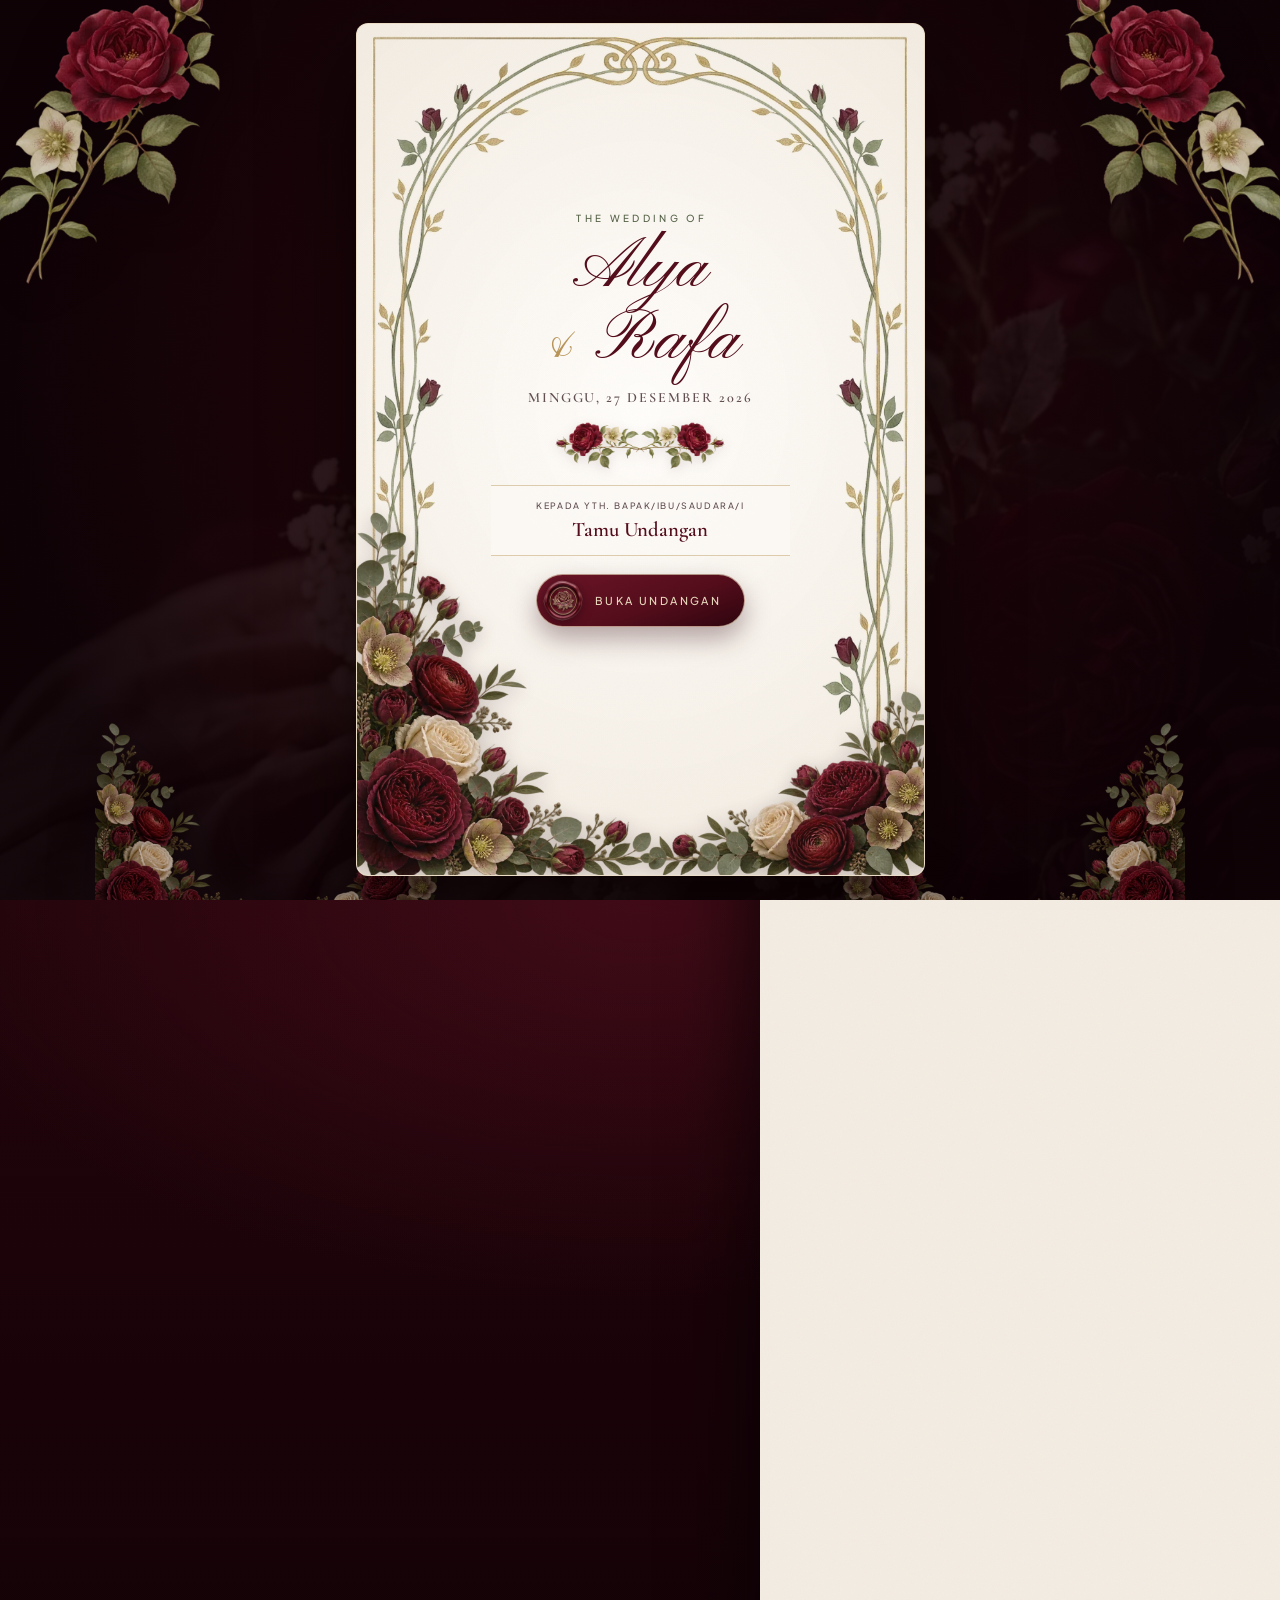
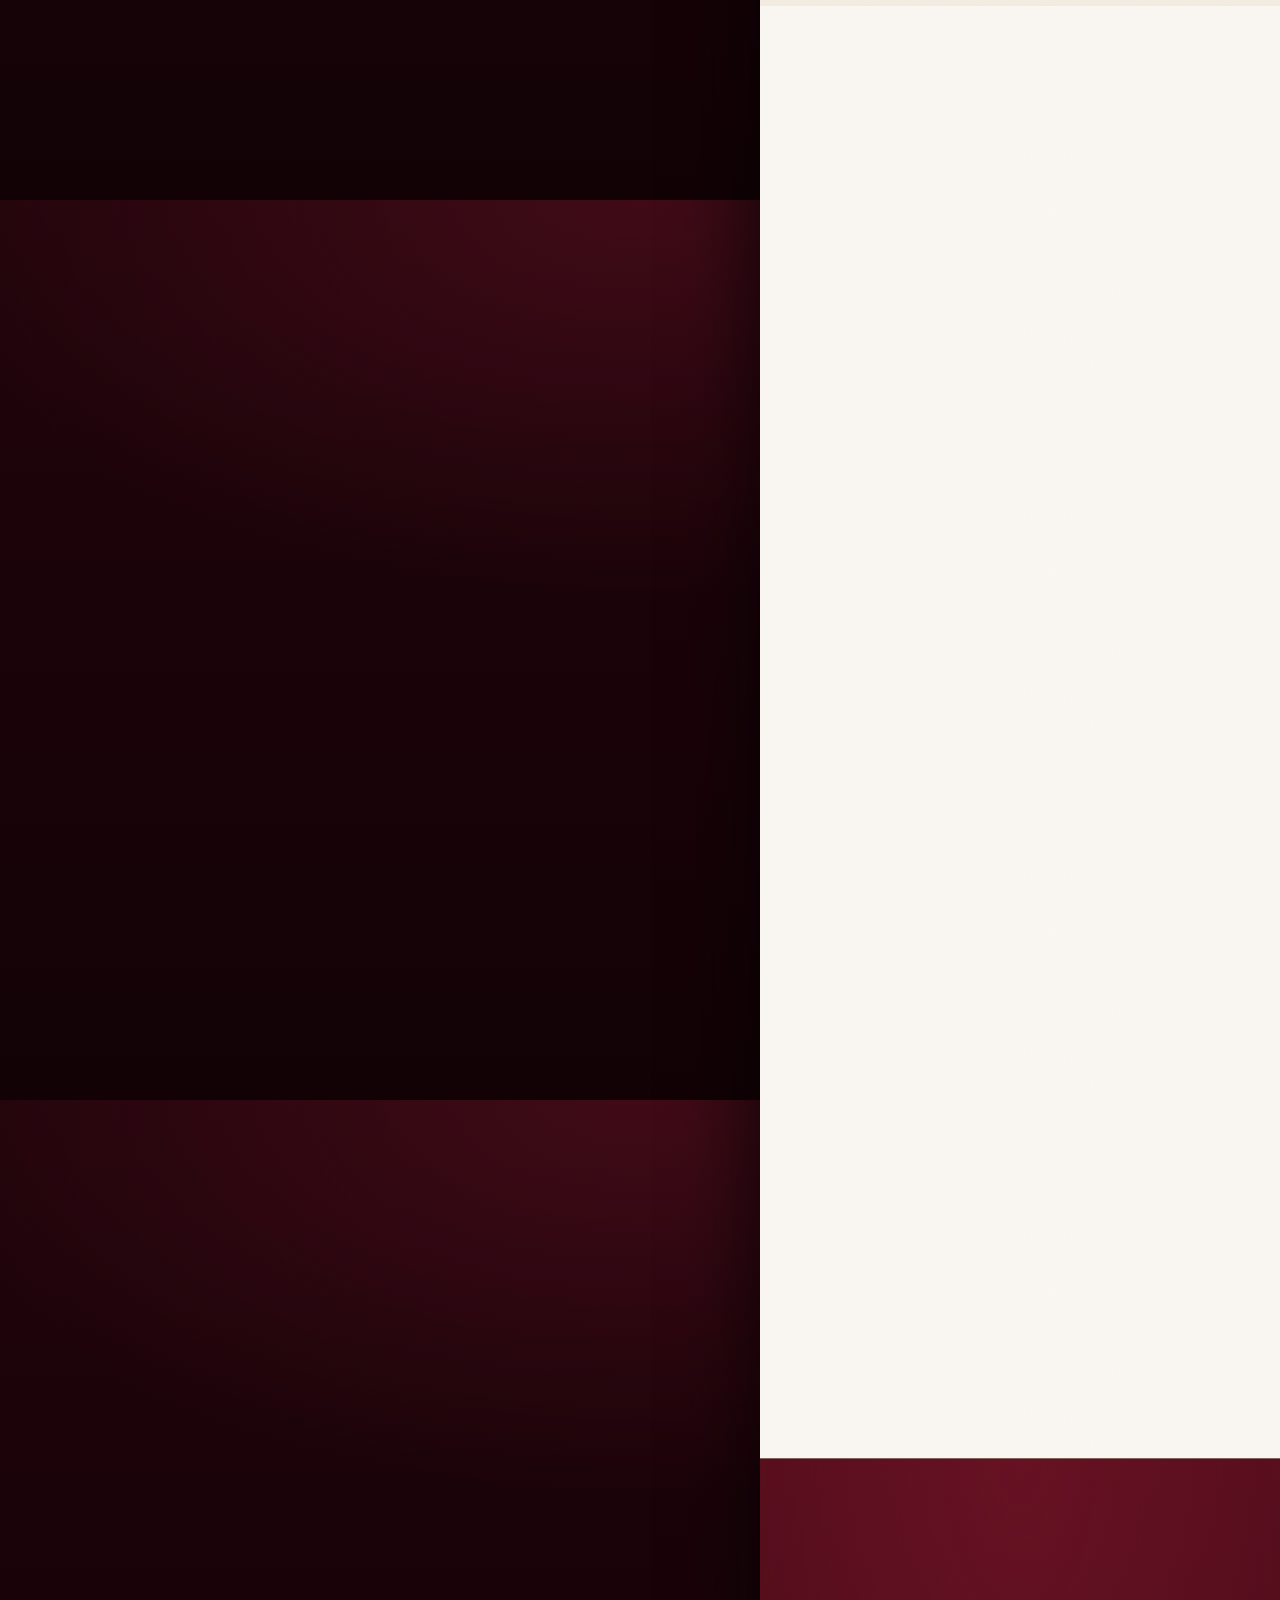
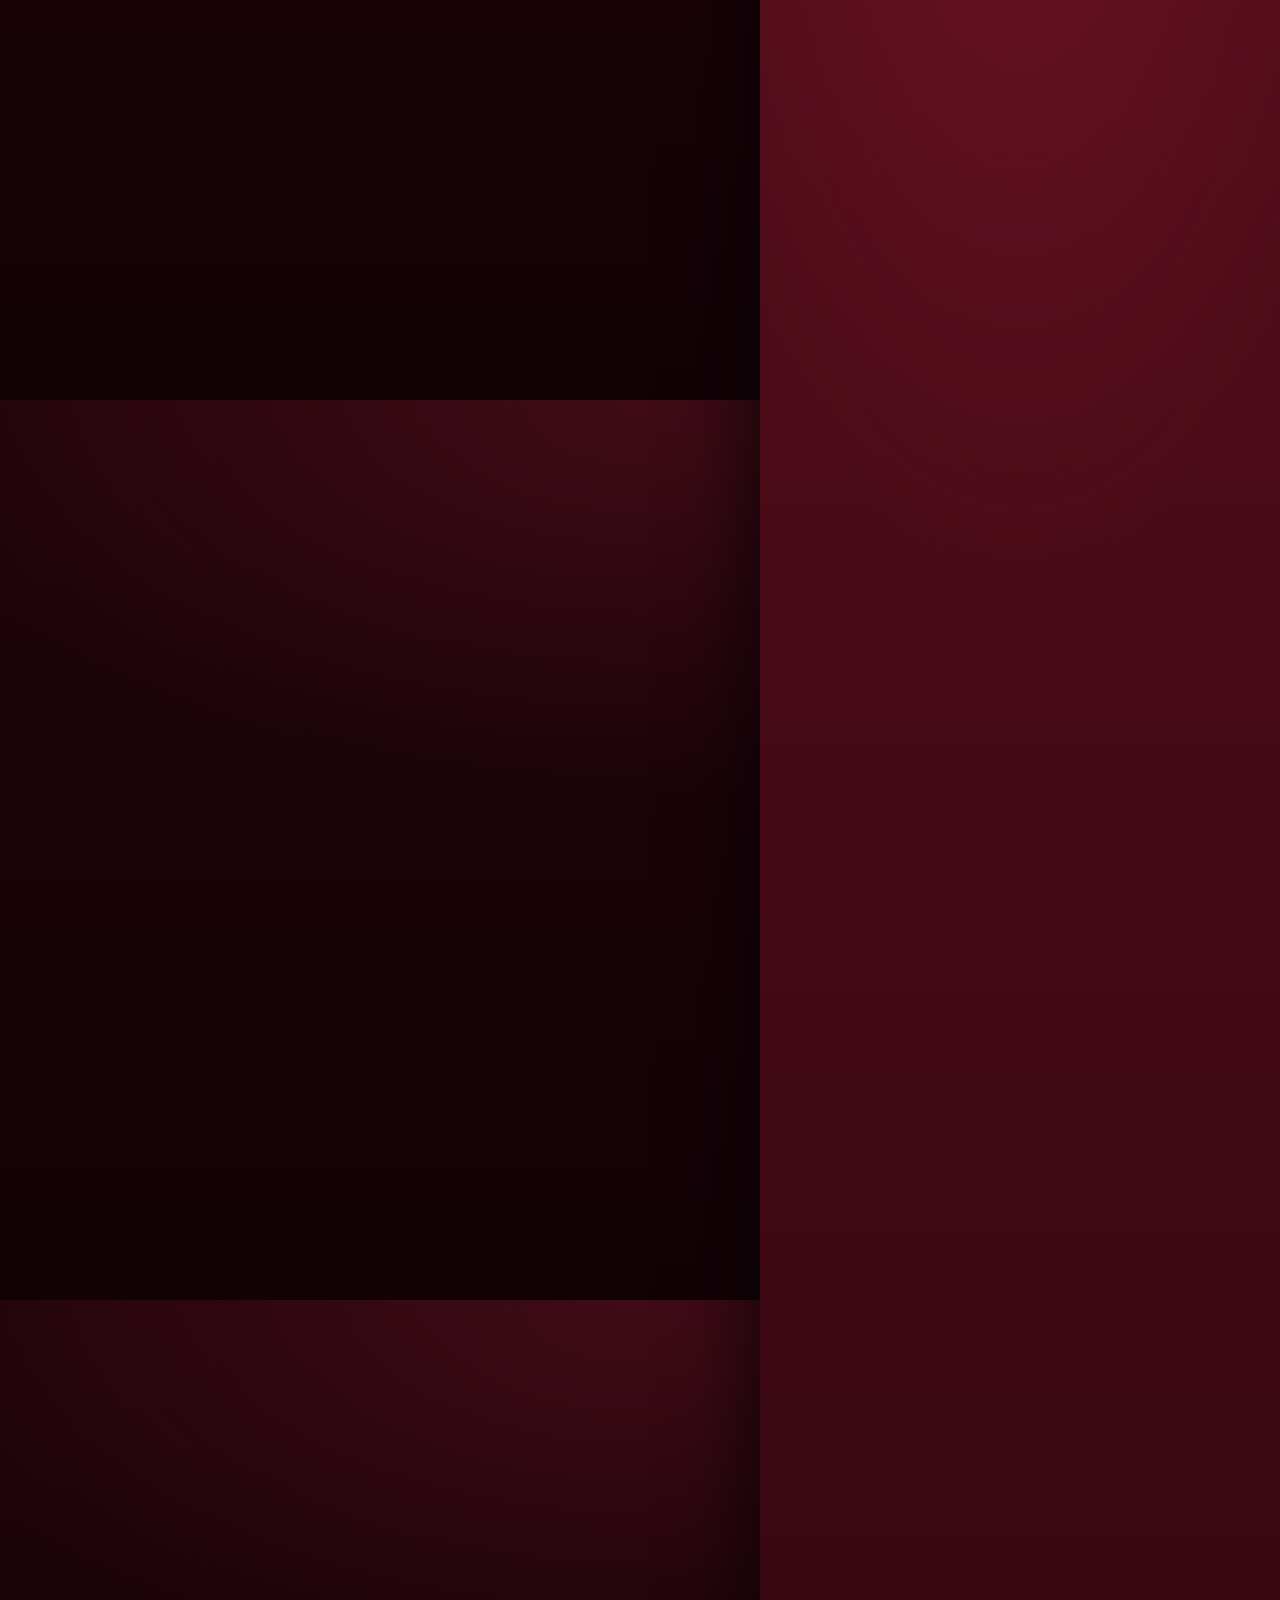
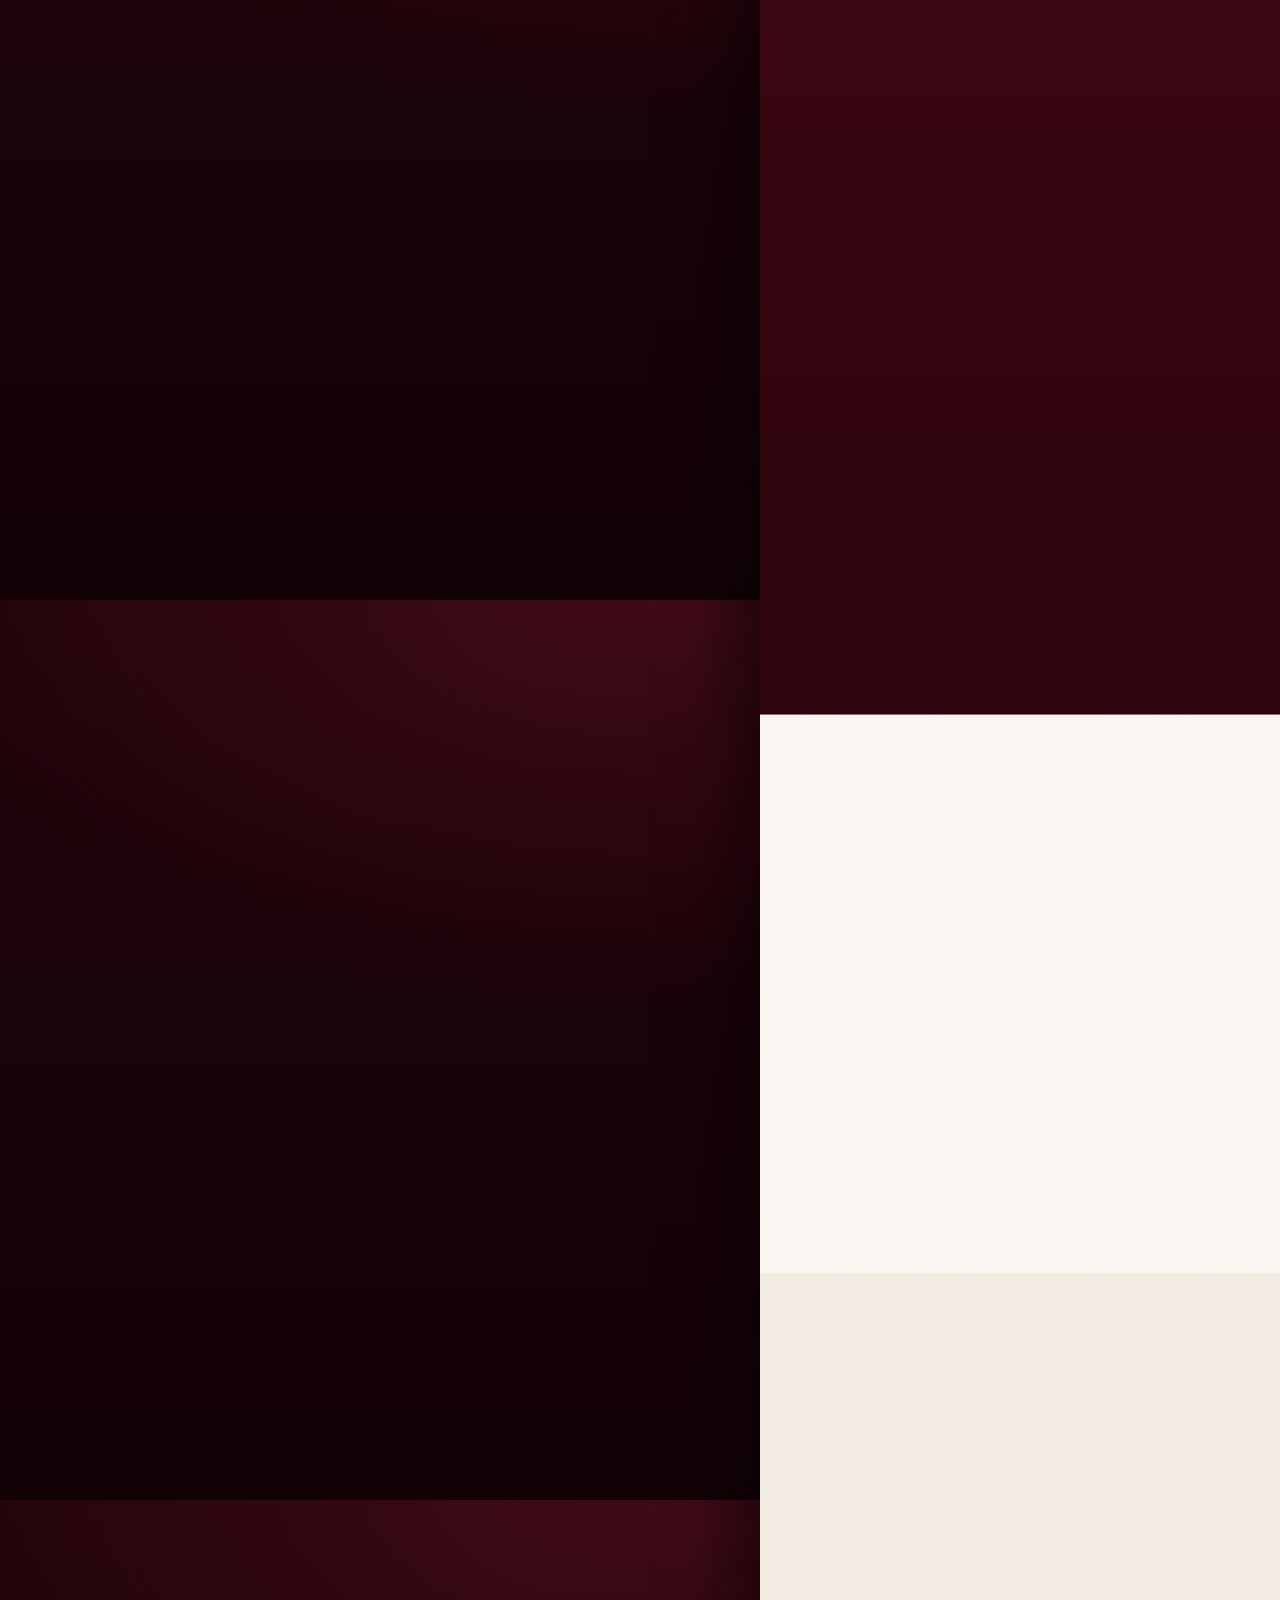
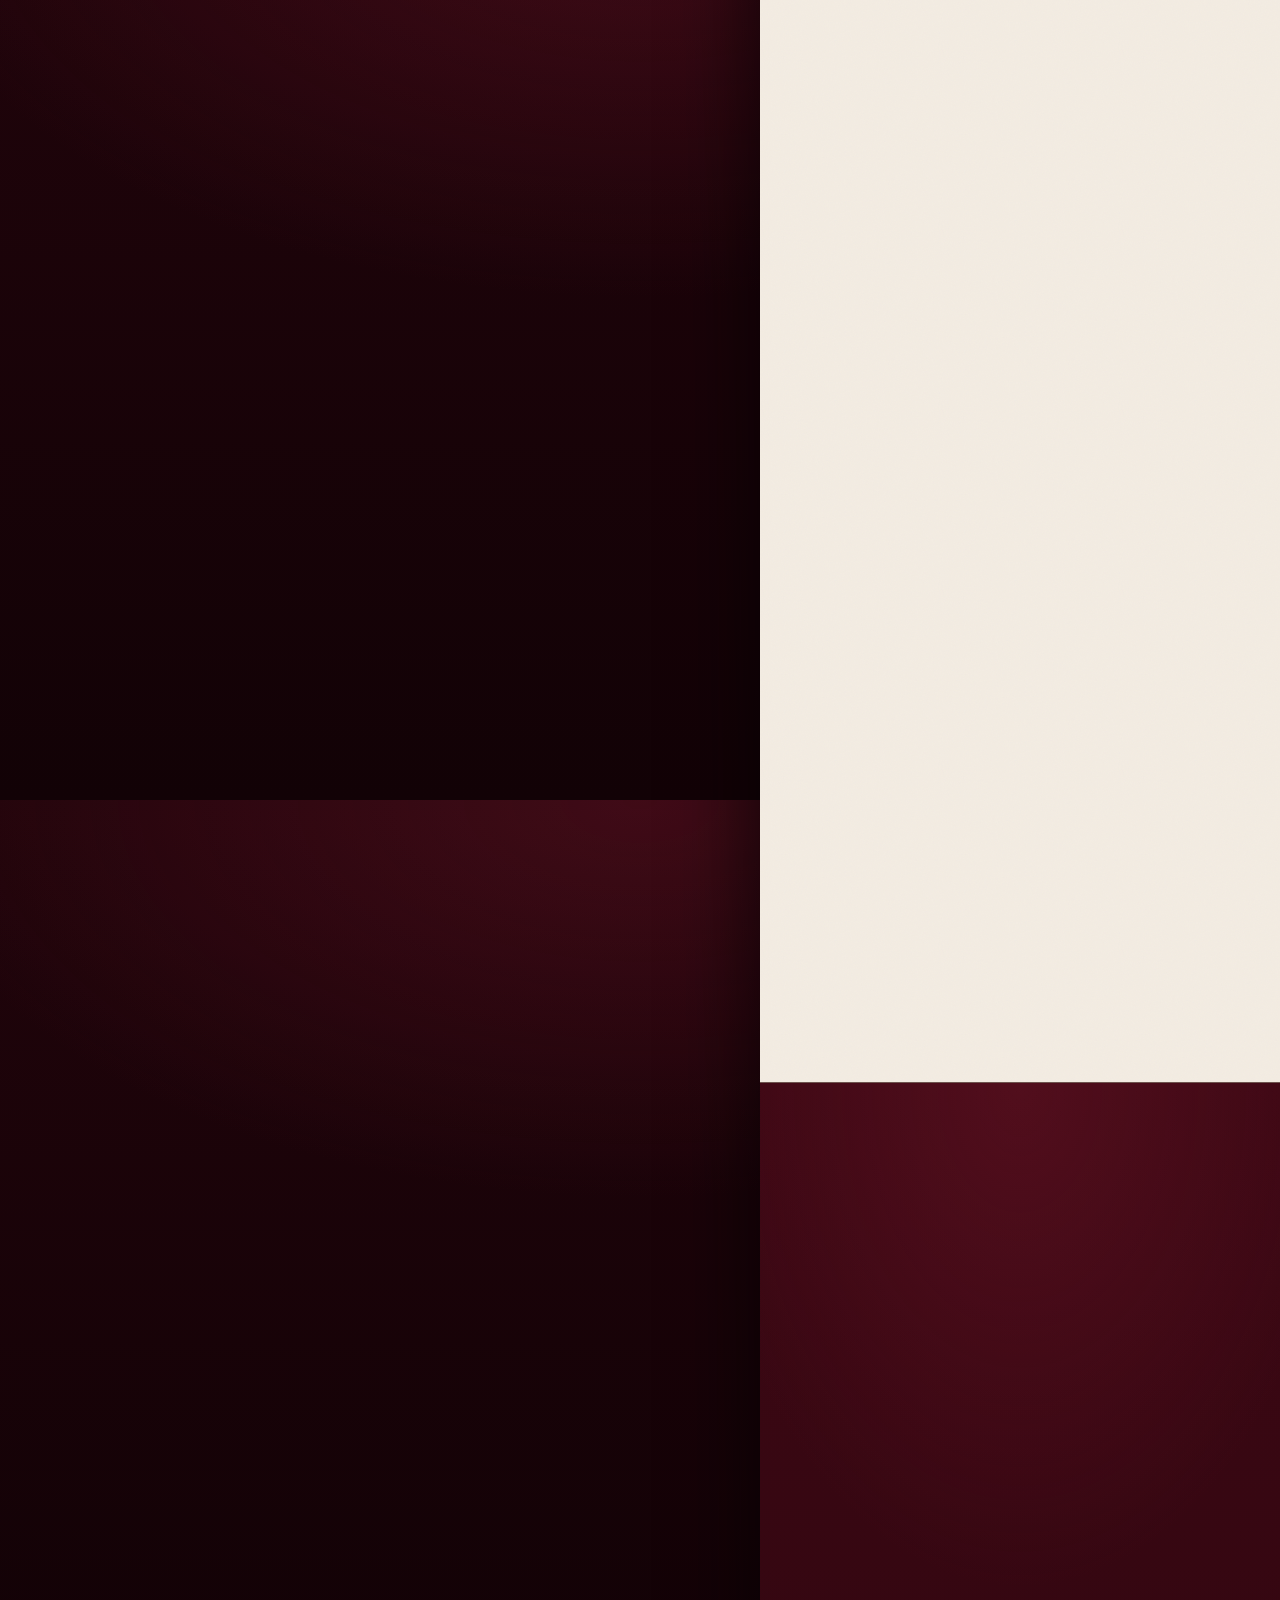
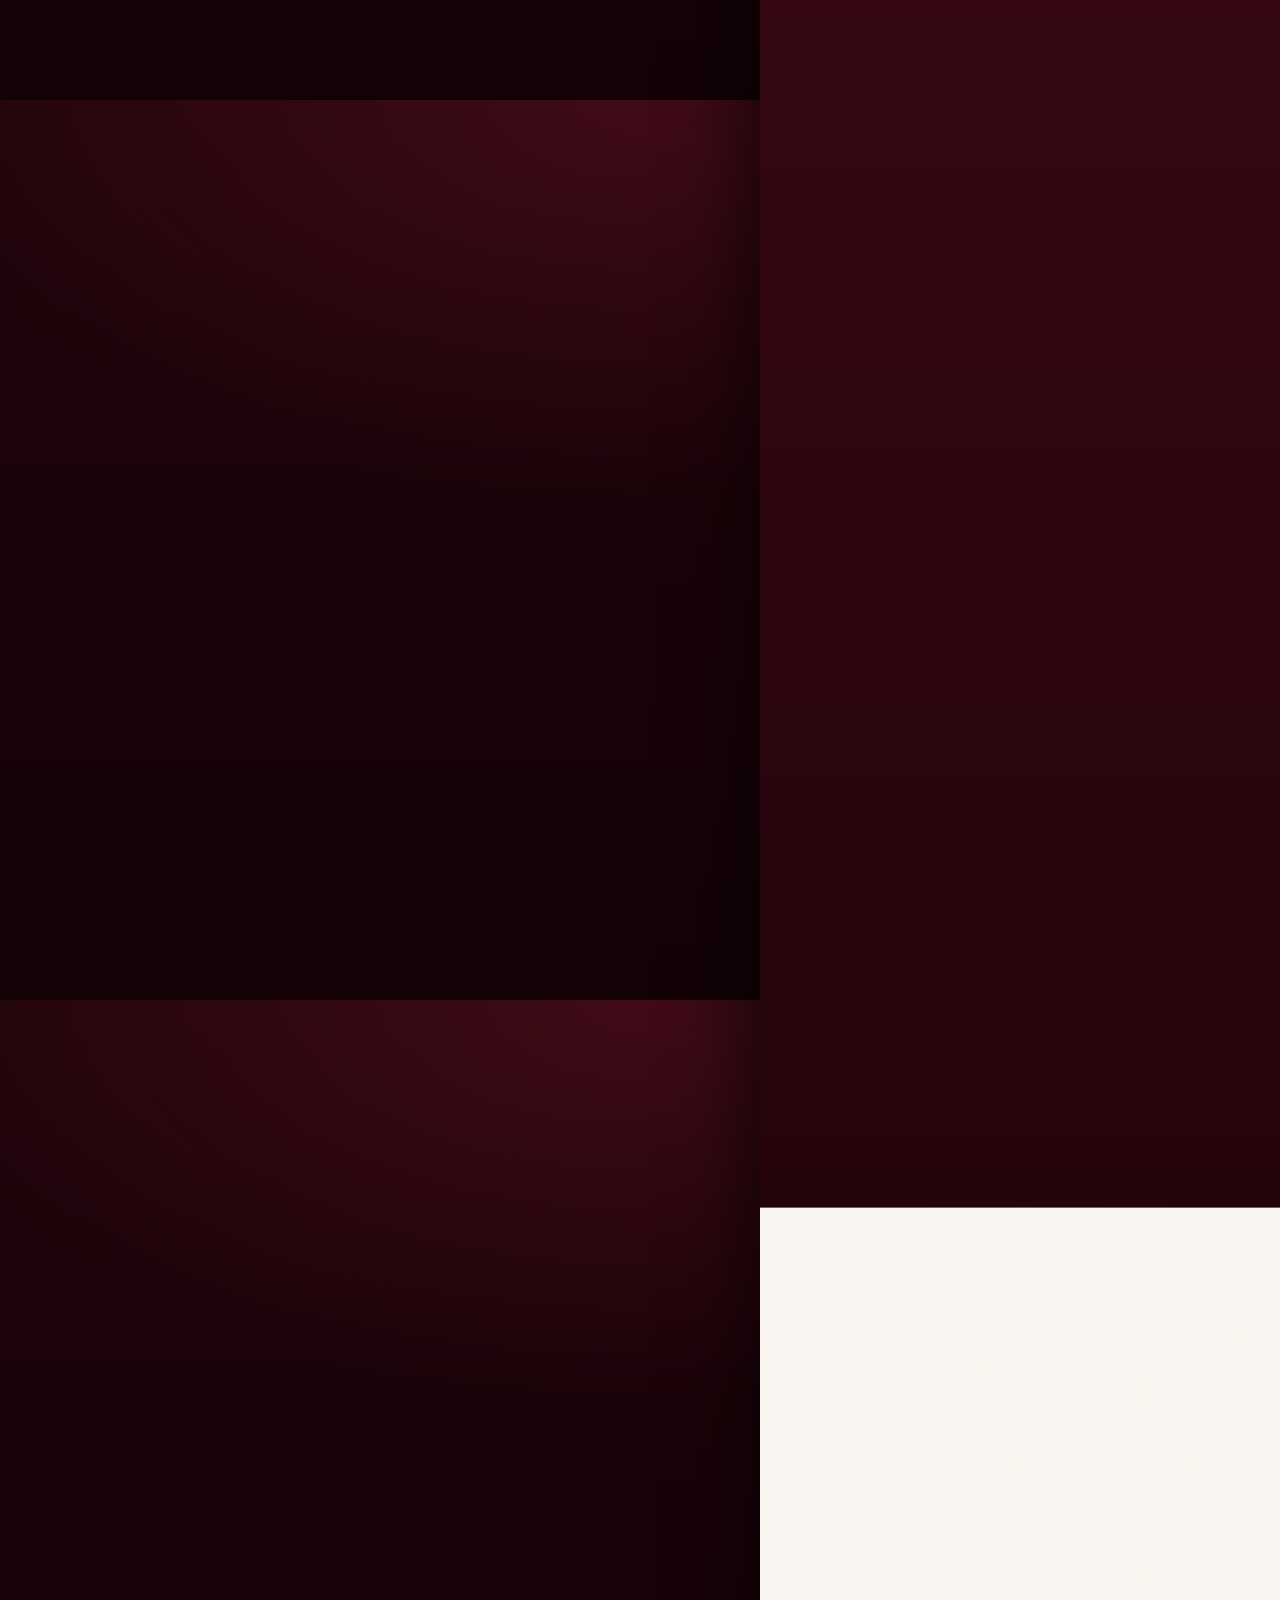
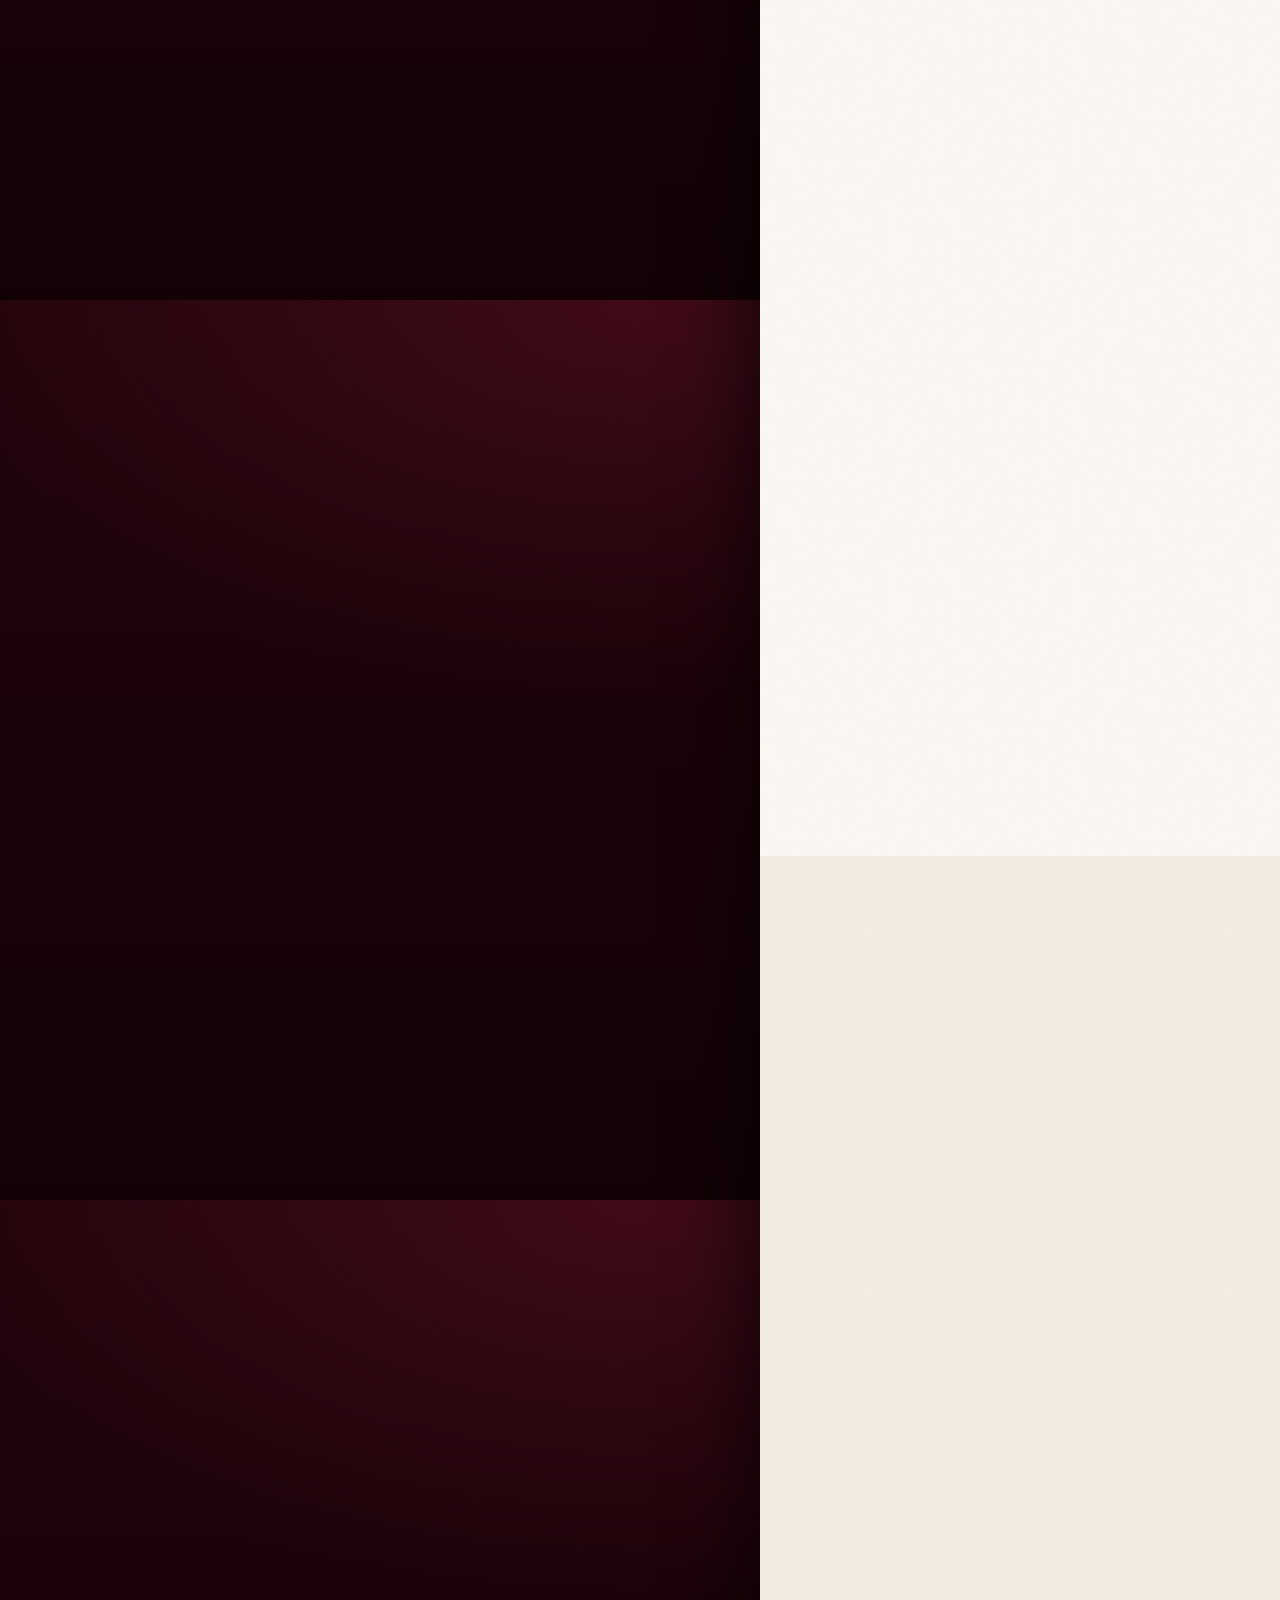
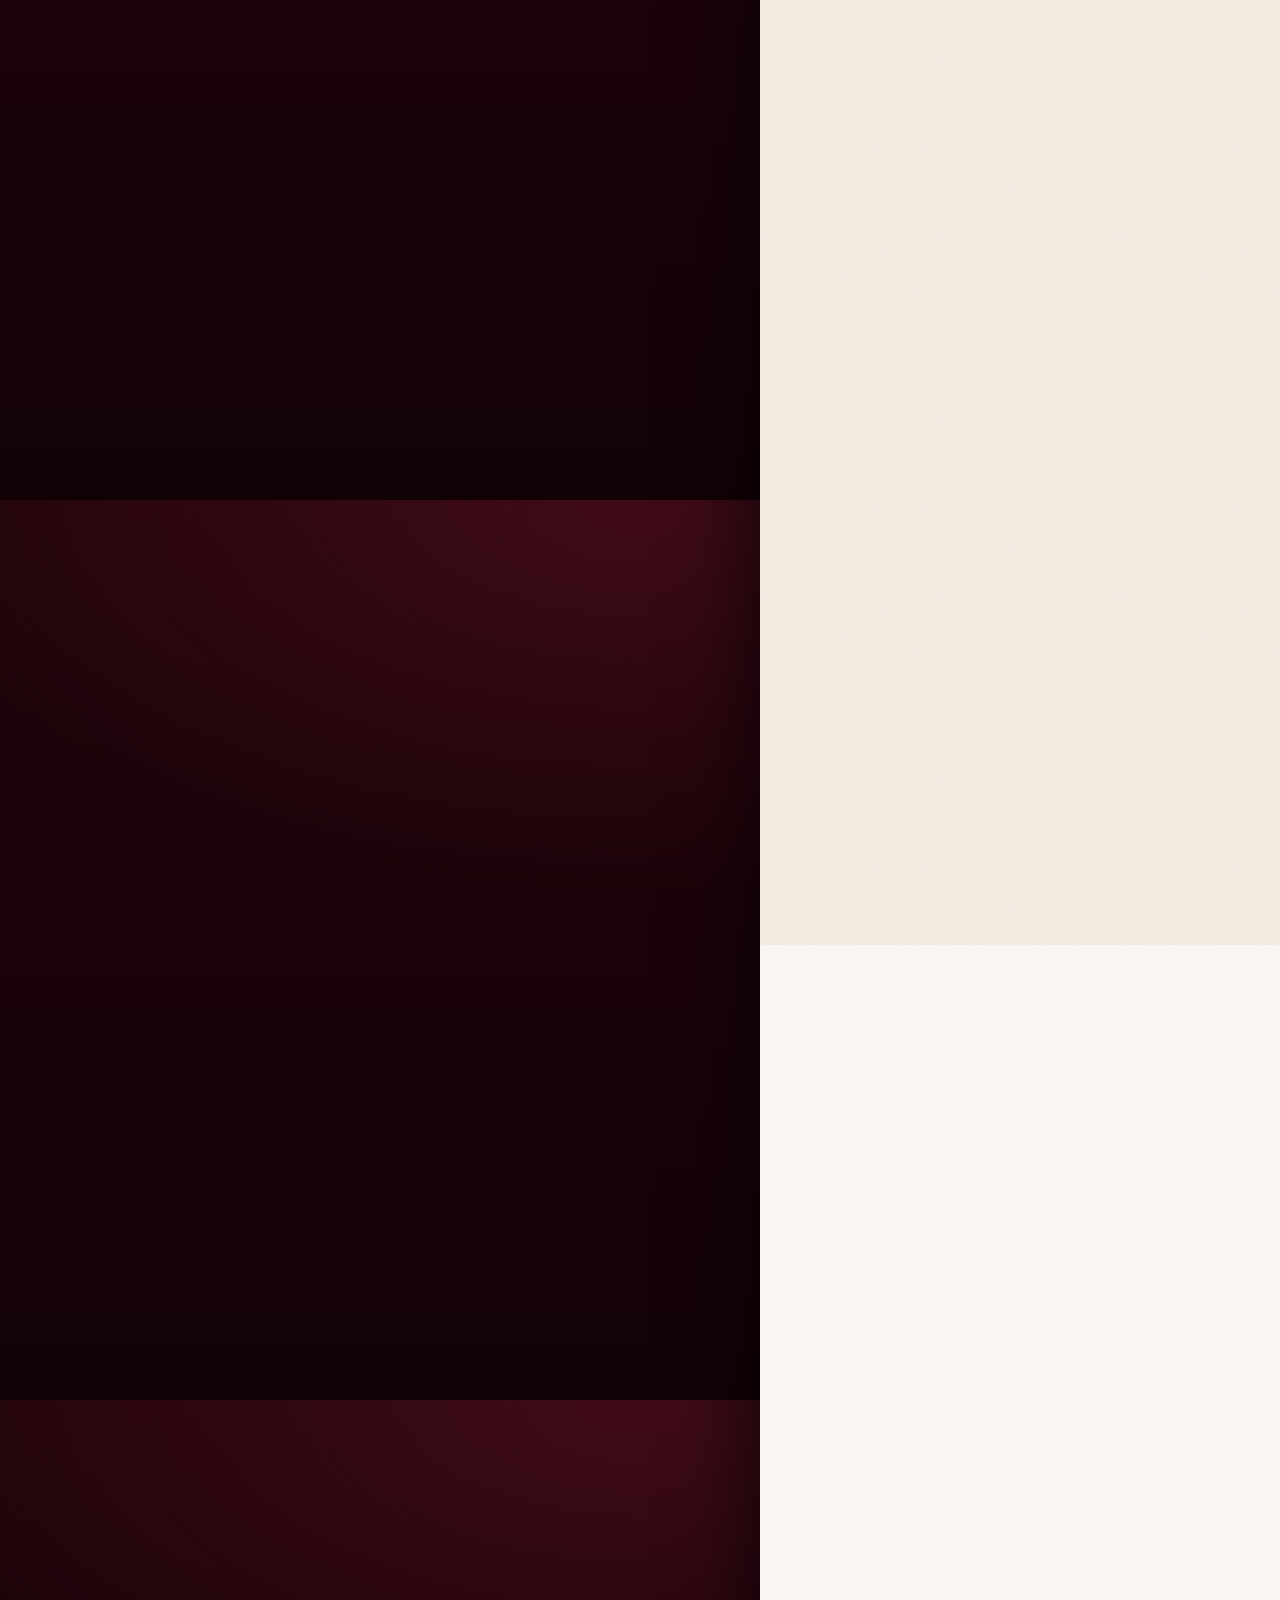
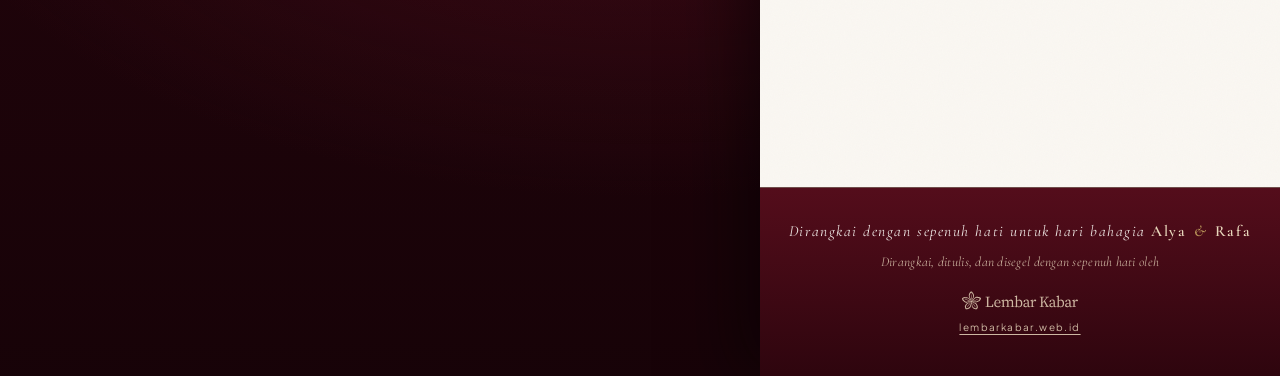
<file: index.html>
<!doctype html>
<html lang="id" data-theme="burgundy-roses">
<head>
  <meta charset="utf-8">
  <meta name="viewport" content="width=device-width, initial-scale=1, viewport-fit=cover">
  <title>The Wedding of Alya &amp; Rafa — Burgundy Roses</title>
  <meta name="description" content="Undangan Pernikahan Alya Kirana Putri &amp; Rafael Aditya Pratama · Minggu, 27 Desember 2026 · Villa Roseraie, Puncak, Bogor.">
  <link rel="icon" href="favicon.svg" type="image/svg+xml">
  <link rel="manifest" href="site.webmanifest">
  <meta name="theme-color" content="#320610">
  <meta name="apple-mobile-web-app-capable" content="yes">
  <meta name="mobile-web-app-capable" content="yes">
  <meta name="apple-mobile-web-app-status-bar-style" content="black-translucent">

  <!-- Open Graph / WhatsApp Preview -->
  <meta property="og:type" content="website">
  <meta property="og:title" content="The Wedding of Alya &amp; Rafa">
  <meta property="og:description" content="Minggu, 27 Desember 2026 · Villa Roseraie Garden &amp; Glasshouse. Dengan penuh sukacita kami mengundang Anda menghadiri hari bahagia kami.">
  <meta property="og:image" content="og.jpg">
  <meta property="og:image:width" content="1200">
  <meta property="og:image:height" content="630">
  <meta name="twitter:card" content="summary_large_image">

  <!-- Google Fonts (Burgundy Roses Editorial Quartet) -->
  <link rel="preconnect" href="https://fonts.googleapis.com">
  <link rel="preconnect" href="https://fonts.gstatic.com" crossorigin>
  <link rel="stylesheet" href="https://fonts.googleapis.com/css2?family=Bodoni+Moda:ital,opsz,wght@0,6..96,400;0,6..96,500;0,6..96,600;0,6..96,700;1,6..96,400&family=Cormorant+Garamond:ital,wght@0,400;0,500;0,600;0,700;1,400;1,600&family=Pinyon+Script&family=Plus+Jakarta+Sans:wght@400;500;600&display=swap">

  <!-- Stylesheets: Skeleton & Theme -->
  <link rel="stylesheet" href="core/skeleton.css">
  <link rel="stylesheet" href="themes/burgundy-roses/theme.css">
</head>
<body class="lk-locked">
  <div class="pf-shell">
    <aside id="lk-aside" class="pf-aside" aria-hidden="true"></aside>
    <main id="lk-main" class="lk-main" inert></main>
  </div>

  <div id="lk-cover" class="lk-cover" role="dialog" aria-modal="true" aria-label="Sampul Undangan"></div>

  <button id="lk-music-btn" class="lk-music-btn" type="button" hidden aria-label="Putar atau jeda musik latar" aria-pressed="false"></button>
  <audio id="lk-audio" loop preload="none"></audio>

  <div id="lk-lightbox" class="lk-lightbox" hidden role="dialog" aria-modal="true" aria-label="Pratinjau Galeri"></div>
  <div id="lk-toast" class="lk-toast" role="status" aria-live="polite" aria-atomic="true"></div>

  <!-- Deferred Scripts (Exact Order: Data -> Registry -> Theme -> Skeleton) -->
  <script src="data/invitation.js" defer></script>
  <script src="themes/registry.js" defer></script>
  <script src="themes/burgundy-roses/theme.js" defer></script>
  <script src="core/skeleton.js" defer></script>
</body>
</html>
</file>
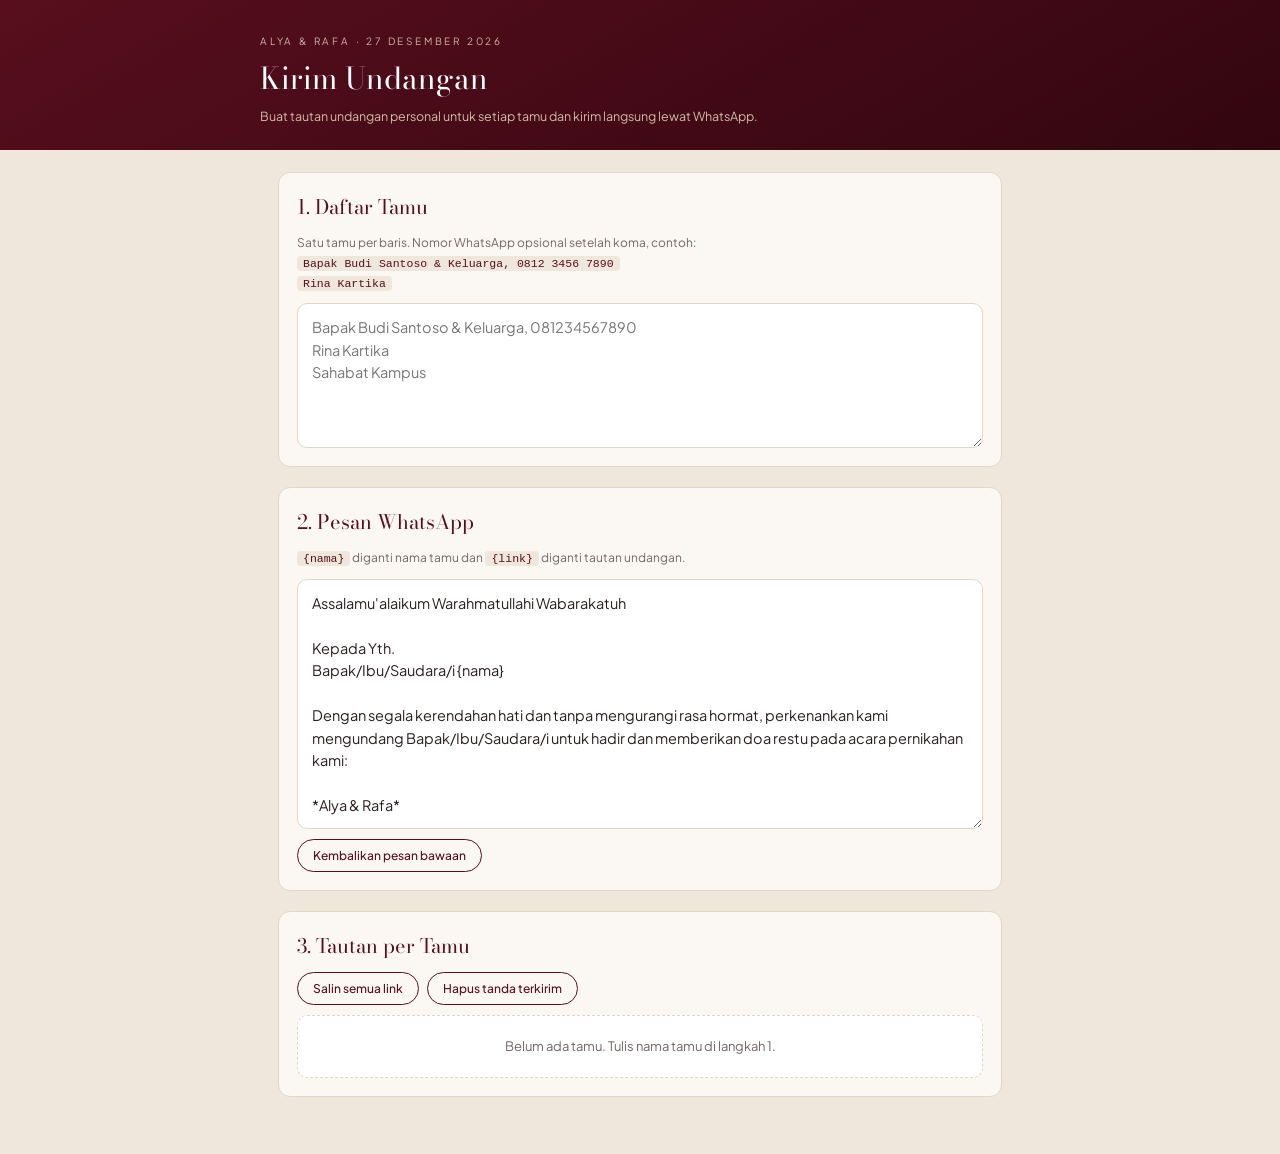
<file: kirim.html>
<!doctype html>
<html lang="id">
<head>
<meta charset="utf-8">
<meta name="viewport" content="width=device-width, initial-scale=1, viewport-fit=cover">
<title>Kirim Undangan · Alya &amp; Rafa</title>
<meta name="robots" content="noindex, nofollow">
<link rel="icon" href="favicon.svg" type="image/svg+xml">
<link rel="preconnect" href="https://fonts.googleapis.com">
<link rel="preconnect" href="https://fonts.gstatic.com" crossorigin>
<link rel="stylesheet" href="https://fonts.googleapis.com/css2?family=Bodoni+Moda:opsz,wght@6..96,400;6..96,500&family=Pinyon+Script&family=Plus+Jakarta+Sans:wght@400;500;600&display=swap">
<style>
:root {
  --burgundy: #580e1d; --burgundy-deep: #320610; --olive: #566348;
  --ivory: #fbf8f3; --parchment: #efe7db; --linen: #e2d5c4;
  --ink: #2c1c1e; --mute: #766466; --gold: #eadbc3; --ok: #3a6b48;
  --f-didone: "Bodoni Moda", Georgia, serif;
  --f-script: "Pinyon Script", cursive;
  --f-sans: "Plus Jakarta Sans", system-ui, sans-serif;
  color-scheme: light;
}
* { box-sizing: border-box; }
body { margin: 0; background: var(--parchment); color: var(--ink); font: 14px/1.6 var(--f-sans); }
header { background: linear-gradient(150deg, var(--burgundy), var(--burgundy-deep)); color: var(--gold); padding: 28px 18px 24px; }
header .in, main { max-width: 760px; margin: 0 auto; }
header small { letter-spacing: .28em; text-transform: uppercase; font-size: 10px; opacity: .82; }
h1 { font-family: var(--f-didone); font-weight: 400; font-size: 30px; margin: 4px 0; color: #fff; }
header p { margin: 0; font-size: 12.5px; opacity: .85; }
main { padding: 22px 18px 60px; display: grid; gap: 20px; }
.panel { background: var(--ivory); border: 1px solid var(--linen); border-radius: 12px; padding: 18px; display: grid; gap: 10px; }
h2 { font-family: var(--f-didone); font-weight: 400; font-size: 20px; margin: 0; color: var(--burgundy); }
.hint { font-size: 12px; color: var(--mute); margin: 0; }
.hint code { background: var(--parchment); padding: 1px 6px; border-radius: 4px; font-size: 11.5px; color: var(--burgundy); }
textarea { width: 100%; font: 14.5px/1.55 var(--f-sans); color: var(--ink); background: #fff; border: 1px solid var(--linen); border-radius: 10px; padding: 12px 14px; }
textarea:focus { outline: none; border-color: var(--burgundy); box-shadow: 0 0 0 3px rgba(88, 14, 29, .1); }
#guests { min-height: 145px; }
#tpl { min-height: 250px; }
.row { display: flex; flex-wrap: wrap; gap: 8px; align-items: center; }
button, .btn { font: 500 12px var(--f-sans); border-radius: 999px; padding: 8px 15px; cursor: pointer; border: 1px solid var(--burgundy); background: transparent; color: var(--burgundy); text-decoration: none; display: inline-flex; align-items: center; gap: 6px; transition: background .2s, color .2s; }
button:hover, .btn:hover { background: var(--burgundy); color: var(--gold); }
.wa { background: var(--olive); border-color: var(--olive); color: #fff; }
.wa:hover { background: #3d4832; color: #fff; }
.done { background: var(--ok) !important; border-color: var(--ok) !important; color: #fff !important; }
.count { font-size: 12px; color: var(--mute); margin-left: auto; }
ul { list-style: none; margin: 0; padding: 0; display: grid; gap: 10px; }
li { background: #fff; border: 1px solid var(--linen); border-radius: 10px; padding: 14px; display: grid; gap: 8px; }
li.sent { opacity: .62; }
li .top { display: flex; align-items: baseline; gap: 8px; flex-wrap: wrap; }
li strong { font-size: 15px; }
li .phone { font-size: 12px; color: var(--mute); }
li .tick { font-size: 11px; color: var(--ok); font-weight: 600; margin-left: auto; }
li .link { font-size: 12px; color: var(--burgundy); overflow-wrap: anywhere; user-select: all; }
.empty { text-align: center; color: var(--mute); font-size: 13px; padding: 20px; border: 1px dashed var(--linen); border-radius: 10px; }
.toast { position: fixed; left: 50%; bottom: 20px; transform: translate(-50%, 16px); opacity: 0; background: var(--burgundy-deep); color: var(--gold); padding: 9px 16px; border-radius: 999px; font-size: 12px; transition: .25s; pointer-events: none; }
.toast.show { opacity: 1; transform: translate(-50%, 0); }
</style>
</head>
<body>
<header><div class="in">
  <small>Alya &amp; Rafa · 27 Desember 2026</small>
  <h1>Kirim Undangan</h1>
  <p>Buat tautan undangan personal untuk setiap tamu dan kirim langsung lewat WhatsApp.</p>
</div></header>

<main>
  <section class="panel">
    <h2>1. Daftar Tamu</h2>
    <p class="hint">Satu tamu per baris. Nomor WhatsApp opsional setelah koma, contoh:<br>
      <code>Bapak Budi Santoso &amp; Keluarga, 0812 3456 7890</code><br>
      <code>Rina Kartika</code></p>
    <textarea id="guests" placeholder="Bapak Budi Santoso &amp; Keluarga, 081234567890&#10;Rina Kartika&#10;Sahabat Kampus"></textarea>
  </section>

  <section class="panel">
    <h2>2. Pesan WhatsApp</h2>
    <p class="hint"><code>{nama}</code> diganti nama tamu dan <code>{link}</code> diganti tautan undangan.</p>
    <textarea id="tpl"></textarea>
    <div class="row"><button type="button" id="resetTpl">Kembalikan pesan bawaan</button></div>
  </section>

  <section class="panel">
    <div class="row"><h2>3. Tautan per Tamu</h2><span class="count" id="count"></span></div>
    <div class="row">
      <button type="button" id="copyAll">Salin semua link</button>
      <button type="button" id="clearSent">Hapus tanda terkirim</button>
    </div>
    <ul id="list"></ul>
  </section>
</main>
<div class="toast" id="toast" role="status"></div>

<script>
const BASE = location.origin + location.pathname.replace(/kirim(\.html)?$/, "");
const DEFAULT_TPL = `Assalamu'alaikum Warahmatullahi Wabarakatuh

Kepada Yth.
Bapak/Ibu/Saudara/i {nama}

Dengan segala kerendahan hati dan tanpa mengurangi rasa hormat, perkenankan kami mengundang Bapak/Ibu/Saudara/i untuk hadir dan memberikan doa restu pada acara pernikahan kami:

*Alya & Rafa*

🗓️ Minggu, 27 Desember 2026
📍 Villa Roseraie, Cisarua, Bogor

Informasi lengkap rangkaian acara dan konfirmasi kehadiran dapat diakses melalui tautan berikut:

{link}

Merupakan suatu kehormatan dan kebahagiaan bagi kami apabila Bapak/Ibu/Saudara/i berkenan hadir dan turut menjadi bagian dari hari bahagia kami.

Wassalamu'alaikum Warahmatullahi Wabarakatuh

Kami yang berbahagia,
Alya & Rafa`;

const $ = s => document.querySelector(s);
const store = {
  get(k, d) { try { const v = localStorage.getItem(k); return v == null ? d : JSON.parse(v); } catch { return d; } },
  set(k, v) { try { localStorage.setItem(k, JSON.stringify(v)); } catch {} }
};
const guests = $("#guests"), tpl = $("#tpl");
guests.value = store.get("br-kirim-guests", "");
tpl.value = store.get("br-kirim-tpl", DEFAULT_TPL);
let sent = store.get("br-kirim-sent", {});

function toast(m) { const t = $("#toast"); t.textContent = m; t.classList.add("show"); clearTimeout(toast.t); toast.t = setTimeout(() => t.classList.remove("show"), 1600); }
async function copy(text, btn) {
  try { await navigator.clipboard.writeText(text); }
  catch { const a = document.createElement("textarea"); a.value = text; document.body.append(a); a.select(); document.execCommand("copy"); a.remove(); }
  toast("Disalin");
  if (btn) { const o = btn.textContent; btn.textContent = "Disalin ✓"; btn.classList.add("done"); setTimeout(() => { btn.textContent = o; btn.classList.remove("done"); }, 1500); }
}
function waNumber(raw) {
  let d = String(raw || "").replace(/\D/g, "");
  if (!d) return "";
  if (d.startsWith("0")) d = "62" + d.slice(1);
  else if (d.startsWith("8")) d = "62" + d;
  return d;
}
function parse() {
  return guests.value.split("\n").map(l => l.trim()).filter(Boolean).map(l => {
    const m = l.match(/^(.*?)[,;\t]\s*(\+?[\d\s\-().]{8,})$/);
    return m ? { name: m[1].trim(), phone: m[2].trim() } : { name: l, phone: "" };
  }).filter(g => g.name);
}
const linkFor = name => BASE + "?to=" + encodeURIComponent(name).replace(/%20/g, "+");
const messageFor = g => tpl.value.replaceAll("{nama}", g.name).replaceAll("{link}", linkFor(g.name));

function render() {
  const list = parse(), ul = $("#list"); ul.replaceChildren();
  $("#count").textContent = list.length ? `${list.length} tamu · ${list.filter(g => sent[g.name]).length} terkirim` : "";
  if (!list.length) { const e = document.createElement("li"); e.className = "empty"; e.textContent = "Belum ada tamu. Tulis nama tamu di langkah 1."; ul.append(e); return; }
  for (const g of list) {
    const li = document.createElement("li"); if (sent[g.name]) li.classList.add("sent");
    const top = document.createElement("div"); top.className = "top";
    const nm = document.createElement("strong"); nm.textContent = g.name; top.append(nm);
    if (g.phone) { const ph = document.createElement("span"); ph.className = "phone"; ph.textContent = g.phone; top.append(ph); }
    if (sent[g.name]) { const t = document.createElement("span"); t.className = "tick"; t.textContent = "✓ Terkirim"; top.append(t); }
    const link = document.createElement("div"); link.className = "link"; link.textContent = linkFor(g.name);
    const row = document.createElement("div"); row.className = "row";
    const wa = document.createElement("a"); wa.className = "btn wa"; wa.target = "_blank"; wa.rel = "noopener"; wa.textContent = "Kirim WA";
    const num = waNumber(g.phone);
    wa.href = (num ? `https://wa.me/${num}` : "https://wa.me/") + "?text=" + encodeURIComponent(messageFor(g));
    wa.addEventListener("click", () => { sent[g.name] = Date.now(); store.set("br-kirim-sent", sent); setTimeout(render, 300); });
    const cm = document.createElement("button"); cm.type = "button"; cm.textContent = "Salin pesan"; cm.onclick = () => copy(messageFor(g), cm);
    const cl = document.createElement("button"); cl.type = "button"; cl.textContent = "Salin link"; cl.onclick = () => copy(linkFor(g.name), cl);
    const op = document.createElement("a"); op.className = "btn"; op.href = linkFor(g.name); op.target = "_blank"; op.rel = "noopener"; op.textContent = "Lihat";
    row.append(wa, cm, cl, op);
    li.append(top, link, row); ul.append(li);
  }
}
guests.addEventListener("input", () => { store.set("br-kirim-guests", guests.value); render(); });
tpl.addEventListener("input", () => { store.set("br-kirim-tpl", tpl.value); render(); });
$("#resetTpl").onclick = () => { tpl.value = DEFAULT_TPL; store.set("br-kirim-tpl", DEFAULT_TPL); render(); toast("Pesan bawaan dipulihkan"); };
$("#copyAll").onclick = e => { const l = parse(); if (!l.length) return toast("Daftar tamu masih kosong"); copy(l.map(g => `${g.name}\t${linkFor(g.name)}`).join("\n"), e.currentTarget); };
$("#clearSent").onclick = () => { sent = {}; store.set("br-kirim-sent", sent); render(); toast("Tanda terkirim dihapus"); };
render();
</script>
</body>
</html>
</file>
<file: core/skeleton.css>
/* ==========================================================================
   LAYER 2 — SKELETON CSS (Theme-agnostic structural layout & mechanics)
   All colors, fonts, shadows, textures, and decorative styling are supplied
   via CSS custom properties in themes/burgundy-roses/theme.css.
   ========================================================================== */

*,
*::before,
*::after {
  box-sizing: border-box;
}

[hidden] {
  display: none !important;
}

html {
  scroll-behavior: smooth;
  -webkit-text-size-adjust: 100%;
}

body {
  margin: 0;
  min-height: 100vh;
  min-height: 100svh;
  background: var(--bg-outer, var(--bg, #fbf8f3));
  color: var(--text, #2c1c1e);
  font-family: var(--font-body, system-ui, -apple-system, sans-serif);
  font-size: 15px;
  line-height: 1.75;
  -webkit-font-smoothing: antialiased;
  -moz-osx-font-smoothing: grayscale;
}

body.lk-locked {
  overflow: hidden;
  height: 100vh;
  height: 100svh;
}

img,
svg {
  max-width: 100%;
  display: block;
}

button,
input,
textarea,
select {
  font: inherit;
  color: inherit;
}

a {
  color: inherit;
}

:focus-visible {
  outline: 2px solid var(--accent, #c4a168);
  outline-offset: 3px;
}

.sr-only {
  position: absolute;
  width: 1px;
  height: 1px;
  padding: 0;
  margin: -1px;
  overflow: hidden;
  clip: rect(0, 0, 0, 0);
  white-space: nowrap;
  border: 0;
}

/* ---------- Shell & Desktop Split-Screen (>=960px) ---------- */
.pf-shell {
  width: 100%;
  min-height: 100vh;
  min-height: 100svh;
  position: relative;
}

.pf-aside {
  display: none;
}

.lk-main {
  width: 100%;
  max-width: var(--max-col, 520px);
  margin-inline: auto;
  min-height: 100vh;
  min-height: 100svh;
  background: var(--bg, #fbf8f3);
  position: relative;
  overflow-x: clip;
}

@media (min-width: 768px) and (max-width: 959px) {
  .lk-main {
    border-left: 1px solid var(--line, rgba(196, 161, 104, 0.25));
    border-right: 1px solid var(--line, rgba(196, 161, 104, 0.25));
  }
}

@media (min-width: 960px) {
  .pf-shell {
    display: grid;
    grid-template-columns: 1fr 520px;
    align-items: start;
  }

  .pf-aside {
    display: flex;
    flex-direction: column;
    justify-content: center;
    align-items: center;
    position: sticky;
    top: 0;
    height: 100vh;
    height: 100svh;
    overflow: hidden;
    border-right: 1px solid var(--line, rgba(196, 161, 104, 0.25));
  }

  .lk-main {
    width: 520px;
    max-width: 520px;
    margin: 0;
  }
}

/* ---------- Sections & Typography Base ---------- */
.lk-section {
  position: relative;
  padding-block: clamp(52px, 9vw, 84px);
  padding-inline: max(22px, env(safe-area-inset-left, 0px));
  text-align: center;
}

@media (min-width: 520px) {
  .lk-section {
    padding-inline: 32px;
  }
}

.lk-section-eyebrow {
  margin: 0 0 10px;
  font-size: 11px;
  font-weight: 500;
  letter-spacing: 0.26em;
  text-transform: uppercase;
  color: var(--accent, #c4a168);
}

.lk-section-title {
  margin: 0 0 14px;
  font-family: var(--font-display, Georgia, serif);
  font-weight: 400;
  font-size: clamp(28px, 6.5vw, 38px);
  line-height: 1.18;
  letter-spacing: 0.03em;
  color: var(--accent, #c4a168);
  text-wrap: balance;
}

.lk-lead {
  margin: 0 auto 30px;
  max-width: 42ch;
  font-size: 14px;
  color: var(--text-muted, #594649);
}

.lk-divider {
  display: flex;
  align-items: center;
  justify-content: center;
  margin: 0 auto 28px;
}

/* ---------- Buttons ---------- */
.lk-btn {
  display: inline-flex;
  align-items: center;
  justify-content: center;
  gap: 8px;
  min-height: 44px;
  padding: 10px 20px;
  border-radius: var(--radius, 999px);
  border: 1px solid var(--accent, #c4a168);
  background: transparent;
  color: var(--accent, #c4a168);
  font-size: 12px;
  font-weight: 500;
  letter-spacing: 0.14em;
  text-transform: uppercase;
  text-decoration: none;
  cursor: pointer;
  transition: transform 240ms var(--ease, ease), opacity 240ms var(--ease, ease), background-color 240ms ease, color 240ms ease;
}

.lk-btn:hover {
  background: var(--accent, #c4a168);
  color: var(--bg, #fbf8f3);
}

.lk-btn:active {
  transform: scale(0.98);
}

.lk-btn:disabled {
  opacity: 0.55;
  cursor: not-allowed;
}

.lk-btn--solid {
  background: var(--accent, #c4a168);
  color: var(--bg, #fbf8f3);
}

.lk-btn--solid:hover {
  opacity: 0.92;
}

.lk-btn--ghost {
  border-color: transparent;
  color: var(--text-muted, #594649);
  min-height: 40px;
  padding: 8px 16px;
}

.lk-btn--ghost:hover {
  background: transparent;
  color: var(--text, #2c1c1e);
}

.lk-btn svg {
  width: 15px;
  height: 15px;
  flex: none;
}

/* ---------- Cover / Gate Overlay ---------- */
.lk-cover {
  position: fixed;
  inset: 0;
  z-index: 60;
  display: flex;
  flex-direction: column;
  align-items: center;
  justify-content: center;
  background: var(--bg, #fbf8f3);
  padding: max(24px, env(safe-area-inset-top, 0px)) max(20px, env(safe-area-inset-right, 0px)) max(28px, env(safe-area-inset-bottom, 0px)) max(20px, env(safe-area-inset-left, 0px));
  text-align: center;
  overflow-y: auto;
}

.lk-cover.is-gone {
  opacity: 0;
  pointer-events: none;
  visibility: hidden;
}

.lk-cover-fallback {
  display: flex;
  flex-direction: column;
  align-items: center;
  gap: 14px;
  max-width: 360px;
}

/* ---------- 1. Hero (pembuka) ---------- */
.pf-hero {
  min-height: 100vh;
  min-height: 100svh;
  display: flex;
  flex-direction: column;
  justify-content: center;
  overflow: hidden;
  padding-block: clamp(56px, 10vw, 88px);
}

.pf-hero-layer {
  position: absolute;
  inset: 0;
  pointer-events: none;
}

.pf-hero-frame-img {
  width: 100%;
  height: 100%;
  object-fit: cover;
}

.pf-hero-content {
  position: relative;
  z-index: 2;
  display: flex;
  flex-direction: column;
  align-items: center;
}

.pf-hero-monogram {
  margin-bottom: 14px;
}

.pf-hero-names,
.lk-couple-headline {
  margin: 10px 0 10px;
  font-family: var(--font-display, Georgia, serif);
  font-weight: 400;
  font-size: clamp(34px, 8.5vw, 48px);
  line-height: 1.14;
  letter-spacing: 0.03em;
  color: var(--text, #2c1c1e);
}

.lk-amp-inline,
.pf-hero-amp {
  color: var(--accent, #c4a168);
  font-style: italic;
  margin-inline: 0.12em;
}

.lk-hero-date,
.pf-hero-meta {
  margin: 0 0 26px;
  font-size: 12px;
  letter-spacing: 0.2em;
  text-transform: uppercase;
  color: var(--text-muted, #594649);
}

.pf-countdown-wrap {
  width: 100%;
}

.lk-countdown {
  display: grid;
  grid-template-columns: repeat(4, minmax(0, 1fr));
  align-items: stretch;
  gap: 8px;
  margin: 0 auto 28px;
  max-width: 400px;
  padding: 16px 8px;
  border-top: 1px solid var(--line, rgba(196, 161, 104, 0.3));
  border-bottom: 1px solid var(--line, rgba(196, 161, 104, 0.3));
}

.lk-countdown-unit {
  position: relative;
  display: flex;
  flex-direction: column;
  align-items: center;
  justify-content: center;
  padding-inline: 4px;
}

.lk-countdown-unit + .lk-countdown-unit::before {
  content: "";
  position: absolute;
  left: -4px;
  top: 14%;
  bottom: 14%;
  width: 1px;
  background: var(--line, rgba(196, 161, 104, 0.3));
}

.lk-countdown-num {
  font-family: var(--font-display, Georgia, serif);
  font-weight: 400;
  font-size: clamp(28px, 7.5vw, 38px);
  line-height: 1.05;
  font-variant-numeric: tabular-nums;
  color: var(--text, #2c1c1e);
}

.lk-countdown-label {
  margin-top: 6px;
  font-size: 10px;
  letter-spacing: 0.18em;
  text-transform: uppercase;
  color: var(--text-muted, #594649);
}

.lk-countdown-passed {
  margin: 0 auto 28px;
  padding: 16px 20px;
  max-width: 380px;
  border-top: 1px solid var(--line, rgba(196, 161, 104, 0.3));
  border-bottom: 1px solid var(--line, rgba(196, 161, 104, 0.3));
  font-family: var(--font-display, Georgia, serif);
  font-style: italic;
  font-size: 20px;
  color: var(--accent, #c4a168);
}

.pf-hero-actions,
.lk-shortcut-wrap {
  display: flex;
  flex-wrap: wrap;
  justify-content: center;
  gap: 10px;
}

/* ---------- 2. Quote Card (ayat) ---------- */
.pf-arch-card,
.lk-quote-box {
  margin: 0 auto;
  padding: 34px 24px;
  max-width: 42ch;
  background: var(--surface, #ffffff);
  border: 1px solid var(--line, rgba(196, 161, 104, 0.3));
}

.lk-quote-text {
  margin: 0;
  font-family: var(--font-display, Georgia, serif);
  font-style: italic;
  font-size: clamp(18px, 4.4vw, 22px);
  line-height: 1.65;
  color: var(--text, #2c1c1e);
}

.lk-quote-source {
  margin: 14px 0 0;
  font-size: 11px;
  letter-spacing: 0.22em;
  text-transform: uppercase;
  color: var(--accent, #c4a168);
}

/* ---------- 3. Couple Cards (mempelai) ---------- */
.lk-couple-grid {
  display: grid;
  gap: 32px;
  margin-top: 24px;
}

.lk-person {
  display: flex;
  flex-direction: column;
  align-items: center;
}

.lk-person-photo-wrap {
  margin-bottom: 18px;
  overflow: hidden;
}

.lk-person-photo,
.lk-person-placeholder {
  width: 210px;
  height: 270px;
  object-fit: cover;
  display: flex;
  align-items: center;
  justify-content: center;
}

.lk-person-role {
  margin: 0 0 6px;
  font-size: 11px;
  letter-spacing: 0.22em;
  text-transform: uppercase;
  color: var(--text-muted, #594649);
}

.lk-person-name {
  margin: 0 0 8px;
  font-family: var(--font-display, Georgia, serif);
  font-weight: 400;
  font-size: clamp(23px, 5.8vw, 29px);
  line-height: 1.22;
  color: var(--accent, #c4a168);
}

.lk-person-parents {
  margin: 0;
  max-width: 34ch;
  font-size: 13.5px;
  line-height: 1.65;
}

.lk-person-parents-rel,
.lk-person-parents-names {
  display: block;
}

.lk-person-parents-rel {
  margin-bottom: 2px;
  color: var(--text-muted, #594649);
}

.lk-ig-link {
  display: inline-flex;
  align-items: center;
  gap: 6px;
  margin-top: 14px;
  padding: 6px 14px;
  border: 1px solid var(--line, rgba(196, 161, 104, 0.35));
  border-radius: var(--radius, 999px);
  font-size: 12px;
  text-decoration: none;
  color: var(--text-muted, #594649);
  transition: color 220ms ease, border-color 220ms ease;
}

.lk-ig-link:hover {
  color: var(--accent, #c4a168);
  border-color: var(--accent, #c4a168);
}

.lk-ig-link svg {
  width: 14px;
  height: 14px;
}

.lk-couple-sep,
.pf-amp-medallion {
  display: flex;
  align-items: center;
  justify-content: center;
  gap: 14px;
  margin-inline: auto;
  font-family: var(--font-display, Georgia, serif);
  font-style: italic;
  font-size: 30px;
  line-height: 1;
  color: var(--accent, #c4a168);
}

/* ---------- 4. Heritage Events & Monthly Visual Calendar (acara) ---------- */
.pf-calendar-card {
  max-width: 380px;
  margin: 0 auto 30px;
  padding: 22px 18px;
  background: var(--surface, #fbf8f3);
  color: var(--text, #2c1c1e);
  border: 1px solid var(--line, rgba(196, 161, 104, 0.3));
  border-radius: var(--radius, 14px);
}

.pf-cal-header {
  display: flex;
  align-items: baseline;
  justify-content: space-between;
  margin-bottom: 14px;
  padding-bottom: 10px;
  border-bottom: 1px solid var(--line, rgba(196, 161, 104, 0.25));
}

.pf-cal-month {
  font-family: var(--font-display, Georgia, serif);
  font-size: 22px;
  font-weight: 600;
  letter-spacing: 0.04em;
}

.pf-cal-year {
  font-size: 12px;
  font-weight: 600;
  letter-spacing: 0.2em;
  opacity: 0.78;
}

.pf-cal-weekdays,
.pf-cal-grid {
  display: grid;
  grid-template-columns: repeat(7, minmax(0, 1fr));
  gap: 6px;
}

.pf-cal-weekdays {
  margin-bottom: 8px;
}

.pf-cal-weekday {
  font-size: 10.5px;
  font-weight: 600;
  letter-spacing: 0.1em;
  text-transform: uppercase;
  opacity: 0.68;
}

.pf-cal-cell {
  position: relative;
  aspect-ratio: 1;
  display: grid;
  place-items: center;
  font-size: 13px;
  font-variant-numeric: tabular-nums;
  border-radius: 50%;
}

.pf-cal-cell.is-wedding-day {
  background: var(--bg-burgundy, var(--accent, #580e1d));
  color: var(--surface, #fbf8f3);
  font-weight: 600;
}

.pf-cal-heart {
  position: absolute;
  top: -5px;
  right: -4px;
  width: 16px;
  height: 16px;
  display: grid;
  place-items: center;
  color: var(--accent-rose, #c95b63);
  pointer-events: none;
}

.pf-cal-heart svg {
  width: 14px;
  height: 14px;
}

.pf-cal-num {
  position: relative;
  z-index: 1;
}

.pf-event-note {
  margin: -6px auto 20px;
  max-width: 34ch;
  font-size: 12.5px;
  font-style: italic;
  color: var(--text-muted, #594649);
}

.lk-events-list {
  display: grid;
  gap: 20px;
}

.lk-event-card {
  position: relative;
  padding: 28px 22px;
  border: 1px solid var(--line, rgba(196, 161, 104, 0.35));
  border-radius: var(--radius, 12px);
  text-align: center;
}

.lk-event-icon {
  display: inline-flex;
  align-items: center;
  justify-content: center;
  width: 40px;
  height: 40px;
  margin-bottom: 12px;
}

.lk-event-icon svg {
  width: 26px;
  height: 26px;
}

.lk-event-title {
  margin: 0 0 8px;
  font-family: var(--font-display, Georgia, serif);
  font-weight: 400;
  font-size: 25px;
}

.lk-event-date {
  margin: 0 0 4px;
  font-size: 13px;
  font-weight: 500;
  letter-spacing: 0.08em;
  text-transform: uppercase;
}

.lk-event-venue-icon {
  display: none;
}

.lk-event-time {
  margin: 0;
  font-size: 13.5px;
  opacity: 0.85;
}

.lk-event-rule {
  width: 48px;
  height: 1px;
  margin: 16px auto;
  border: 0;
  background: var(--line, rgba(196, 161, 104, 0.35));
}

.lk-event-venue {
  margin: 0 0 12px;
  font-family: var(--font-display, Georgia, serif);
  font-size: 20px;
  font-weight: 500;
}

.lk-event-address {
  margin: 0 auto 22px;
  max-width: 38ch;
  font-size: 13.5px;
  line-height: 1.65;
  opacity: 0.85;
}

.lk-event-actions {
  display: flex;
  flex-wrap: wrap;
  justify-content: center;
  gap: 10px;
}

.lk-cal {
  position: relative;
}

.lk-cal summary {
  list-style: none;
}

.lk-cal summary::-webkit-details-marker {
  display: none;
}

.lk-cal-menu {
  position: absolute;
  left: 50%;
  bottom: calc(100% + 8px);
  transform: translateX(-50%);
  z-index: 20;
  min-width: 210px;
  padding: 6px;
  background: var(--surface, #ffffff);
  color: var(--text, #2c1c1e);
  border: 1px solid var(--accent, #c4a168);
  border-radius: var(--radius, 8px);
  display: grid;
  gap: 2px;
}

.lk-cal-menu a,
.lk-cal-menu button {
  display: block;
  width: 100%;
  text-align: left;
  padding: 10px 12px;
  border: 0;
  border-radius: var(--radius, 6px);
  background: transparent;
  font-size: 13px;
  text-decoration: none;
  cursor: pointer;
}

.lk-cal-menu a:hover,
.lk-cal-menu button:hover {
  background: var(--bg, #fbf8f3);
  color: var(--accent, #c4a168);
}

.pf-event-location {
  max-width: 390px;
  margin: 28px auto 0;
  padding: 24px clamp(16px, 5vw, 28px);
  border: 1px solid var(--line, #e4d8c8);
  border-radius: 16px;
  background: var(--surface, #fbf8f3);
  color: var(--ink-primary, #2c1c1e);
  text-align: center;
  scroll-margin-block-start: 20px;
}

.pf-event-location-title {
  margin: 0 0 12px;
  font: 600 26px/1.15 var(--font-display, Georgia, serif);
}

.pf-villa-figure {
  margin: 0 auto 14px;
}

.pf-villa-img {
  display: block;
  width: 100%;
  aspect-ratio: 16 / 10;
  object-fit: cover;
  height: auto;
}

.pf-villa-caption {
  margin-top: 6px;
  font-size: 12px;
  color: var(--ink-muted, #594649);
}

.pf-event-location .lk-event-address {
  margin-bottom: 14px;
}

/* ---------- 5. Dress Code ---------- */
.lk-dresscode {
  padding: 28px 22px;
  background: var(--surface, #ffffff);
  border: 1px solid var(--line, rgba(196, 161, 104, 0.3));
  border-radius: var(--radius, 12px);
}

.pf-dc-subtitle {
  margin: 0 0 12px;
  font-family: var(--font-display, Georgia, serif);
  font-weight: 500;
  font-size: 21px;
  color: var(--accent, #c4a168);
}

.lk-swatches {
  display: flex;
  justify-content: center;
  align-items: flex-start;
  flex-wrap: wrap;
  gap: 18px;
  margin-bottom: 18px;
}

.pf-swatch-item {
  display: flex;
  flex-direction: column;
  align-items: center;
  gap: 7px;
  min-width: 56px;
}

.lk-swatch,
.pf-swatch-circle {
  width: 38px;
  height: 38px;
  border-radius: 50%;
  border: 1px solid var(--line, rgba(196, 161, 104, 0.4));
}

.pf-swatch-name {
  font-size: 11px;
  letter-spacing: 0.08em;
  color: var(--text-muted, #594649);
}

.lk-dresscode-desc {
  margin: 0 auto;
  max-width: 38ch;
  font-size: 13.5px;
  color: var(--text-muted, #594649);
}

.pf-dc-illus {
  margin: 22px auto 0;
  max-width: 280px;
}

.pf-dc-illus-img {
  width: 100%;
  height: auto;
}

/* ---------- 6. Love Story Timeline (cerita) ---------- */
.lk-timeline,
.pf-timeline {
  position: relative;
  max-width: 440px;
  margin: 26px auto 0;
  padding-left: 28px;
  text-align: left;
}

.lk-timeline::before,
.pf-timeline::before {
  content: "";
  position: absolute;
  left: 7px;
  top: 8px;
  bottom: 8px;
  width: 1px;
  background: var(--line, rgba(196, 161, 104, 0.4));
}

.lk-timeline-item,
.pf-timeline-item {
  position: relative;
  padding-bottom: 28px;
}

.lk-timeline-item:last-child {
  padding-bottom: 0;
}

.lk-timeline-dot,
.pf-timeline-dot {
  position: absolute;
  left: -26px;
  top: 6px;
  width: 11px;
  height: 11px;
  border-radius: 50%;
  background: var(--bg, #fbf8f3);
  border: 1.5px solid var(--accent, #c4a168);
}

.pf-timeline-chapter {
  margin: 0 0 2px;
  font-size: 10.5px;
  font-weight: 600;
  letter-spacing: 0.18em;
  text-transform: uppercase;
  color: var(--accent, #c4a168);
}

.lk-timeline-meta {
  margin: 0 0 4px;
  font-size: 11px;
  letter-spacing: 0.16em;
  text-transform: uppercase;
  color: var(--text-muted, #594649);
}

.lk-timeline-title {
  margin: 0 0 6px;
  font-family: var(--font-display, Georgia, serif);
  font-weight: 500;
  font-size: 21px;
  line-height: 1.25;
  color: var(--text, #2c1c1e);
}

.lk-timeline-desc {
  margin: 0;
  font-size: 14px;
  line-height: 1.7;
  color: var(--text-muted, #594649);
}

/* ---------- 7. Gallery & Lightbox (galeri) ---------- */
.pf-gallery-featured {
  position: relative;
  display: block;
  width: 100%;
  max-width: 340px;
  margin: 22px auto 16px;
  padding: 0;
  border: 1px solid var(--line, rgba(196, 161, 104, 0.35));
  border-radius: 999px 999px var(--radius, 12px) var(--radius, 12px);
  background: var(--surface, #ffffff);
  aspect-ratio: 4 / 5;
  overflow: hidden;
  cursor: zoom-in;
}

.pf-gallery-featured-img {
  width: 100%;
  height: 100%;
  object-fit: cover;
  transition: transform 500ms var(--ease, ease);
}

.pf-gallery-featured:hover .pf-gallery-featured-img {
  transform: scale(1.03);
}

.pf-gallery-featured-meta {
  position: absolute;
  inset: auto 0 0;
  padding: 28px 16px 14px;
  background: linear-gradient(to top, rgba(26, 4, 9, 0.78), transparent);
  color: #fff;
  display: flex;
  flex-direction: column;
  gap: 2px;
  text-align: center;
}

.pf-gallery-featured-kicker {
  font-size: 10px;
  letter-spacing: 0.22em;
  text-transform: uppercase;
  opacity: 0.85;
}

.pf-gallery-featured-cap {
  font-family: var(--font-display, Georgia, serif);
  font-style: italic;
  font-size: 16px;
}

.lk-gallery-grid,
.pf-gallery-grid {
  display: grid;
  grid-template-columns: repeat(2, minmax(0, 1fr));
  gap: 10px;
  margin-top: 14px;
}

.lk-gallery-item {
  position: relative;
  display: block;
  width: 100%;
  padding: 0;
  border: 1px solid var(--line, rgba(196, 161, 104, 0.3));
  border-radius: var(--radius, 8px);
  background: var(--surface, #ffffff);
  aspect-ratio: 3 / 4;
  overflow: hidden;
  cursor: zoom-in;
}

.lk-gallery-item img {
  width: 100%;
  height: 100%;
  object-fit: cover;
  transition: transform 500ms var(--ease, ease);
}

.lk-gallery-item:hover img,
.lk-gallery-item:focus-visible img {
  transform: scale(1.04);
}

.lk-gallery-cap {
  display: none;
}

/* Lightbox */
.lk-lightbox {
  position: fixed;
  inset: 0;
  z-index: 90;
  background: rgba(18, 4, 8, 0.94);
  display: flex;
  flex-direction: column;
  align-items: center;
  justify-content: center;
  padding: 24px;
  touch-action: pan-y;
}

.lk-lightbox-stage {
  position: relative;
  max-width: min(92vw, 720px);
  max-height: 78vh;
  display: flex;
  flex-direction: column;
  align-items: center;
}

.lk-lightbox-img {
  max-width: 100%;
  max-height: 74vh;
  object-fit: contain;
  border: 1px solid rgba(234, 219, 195, 0.25);
  border-radius: var(--radius, 8px);
}

.lk-lightbox-caption {
  margin: 14px 0 0;
  font-family: var(--font-display, Georgia, serif);
  font-style: italic;
  font-size: 16px;
  color: #fbf8f3;
}

.lk-lightbox-count {
  margin: 6px 0 0;
  font-size: 11px;
  letter-spacing: 0.22em;
  color: rgba(251, 248, 243, 0.72);
}

.lk-lightbox-close,
.lk-lightbox-nav {
  position: absolute;
  display: inline-grid;
  place-items: center;
  width: 44px;
  height: 44px;
  border-radius: 50%;
  border: 1px solid rgba(234, 219, 195, 0.34);
  background: rgba(34, 5, 12, 0.76);
  color: #fbf8f3;
  font-size: 22px;
  line-height: 1;
  cursor: pointer;
}

.lk-lightbox-close {
  top: max(16px, env(safe-area-inset-top, 0px));
  right: max(16px, env(safe-area-inset-right, 0px));
}

.lk-lightbox-nav {
  top: 50%;
  transform: translateY(-50%);
}

.lk-lightbox-prev {
  left: max(12px, env(safe-area-inset-left, 0px));
}

.lk-lightbox-next {
  right: max(12px, env(safe-area-inset-right, 0px));
}

/* ---------- 8. Digital envelope and gift address ---------- */
.pf-gift-card {
  display: grid;
  gap: 16px;
  max-width: 420px;
  margin: 0 auto;
}

.pf-gift-option {
  min-width: 0;
  padding: clamp(16px, 5vw, 24px);
  border: 1px solid var(--line, #e4d8c8);
  border-radius: 16px;
  background: var(--surface, #fff);
}

.pf-gift-heading {
  margin: 0;
  font: 600 24px/1.15 var(--font-display, Georgia, serif);
}

.pf-gift-toggle {
  display: grid;
  justify-items: center;
  gap: 16px;
  width: min(100%, 252px);
  margin: clamp(58px, 22vw, 82px) auto 0;
  padding: 0 0 3px;
  border: 0;
  border-radius: 12px;
  color: inherit;
  background: transparent;
  cursor: pointer;
}

.pf-envelope-stage {
  position: relative;
  display: block;
  width: 100%;
  aspect-ratio: 1.75;
  perspective: 700px;
  isolation: isolate;
}

.pf-envelope-back,
.pf-envelope-front,
.pf-envelope-flap {
  position: absolute;
  inset: 0;
  border-radius: 9px;
}

.pf-envelope-letter {
  position: absolute;
  inset: 10% 9% 13%;
  z-index: 1;
  display: grid;
  align-content: start;
  justify-items: center;
  gap: 2px;
  padding: 7px;
  border-radius: 5px;
  overflow: hidden;
  opacity: 0;
  transform: translateY(12%);
  transition: transform 280ms var(--ease, ease), opacity 160ms ease 110ms;
}

.pf-envelope-front {
  z-index: 2;
  clip-path: polygon(0 23%, 50% 52%, 100% 23%, 100% 100%, 0 100%);
}

.pf-envelope-flap {
  height: 54%;
  z-index: 3;
  transform-origin: top;
  clip-path: polygon(0 0, 100% 0, 50% 100%);
  transition: transform 450ms ease-in-out 160ms, z-index 0s 385ms;
}

.pf-envelope-seal-disc {
  position: absolute;
  display: grid;
  place-items: center;
  z-index: 4;
  top: 53%;
  left: 50%;
  width: clamp(40px, 12vw, 52px);
  aspect-ratio: 1;
  transform: translate(-50%, -50%);
  transition: opacity 160ms ease 430ms;
}

.pf-envelope-seal-disc img,
.pf-envelope-seal-disc svg {
  width: 100%;
  height: 100%;
  object-fit: contain;
}

.pf-gift-toggle[aria-expanded="true"] .pf-envelope-flap {
  z-index: 0;
  transform: rotateX(140deg);
  transition-delay: 90ms, 315ms;
}

.pf-gift-toggle[aria-expanded="true"] .pf-envelope-letter {
  opacity: 1;
  transform: translateY(-38%);
  transition-delay: 350ms, 310ms;
}

.pf-gift-toggle[aria-expanded="true"] .pf-envelope-seal-disc {
  opacity: 0;
  transition-delay: 0ms;
}

.pf-envelope-cta-label {
  display: grid;
  place-items: center;
  min-height: 44px;
  padding: 6px 18px;
  border: 1px solid currentColor;
  border-radius: 999px;
  font-weight: 600;
  font-size: 13px;
}

.lk-gift-cards {
  display: grid;
  gap: 12px;
  margin-top: 18px;
  text-align: left;
}

.lk-bank-card,
.lk-address-card {
  display: grid;
  justify-items: start;
  min-width: 0;
  gap: 8px;
  text-align: left;
  overflow-wrap: anywhere;
}

.lk-bank-card {
  width: min(100%, 320px);
  margin-inline: auto;
}

.pf-bank-face {
  display: grid;
  grid-template-rows: auto 1fr auto auto;
  align-items: center;
  gap: 7px;
  width: 100%;
  min-height: 144px;
  aspect-ratio: 1.586;
  padding: clamp(13px, 4vw, 19px);
  border: 1px solid rgba(234, 219, 195, .42);
  border-radius: 12px;
  color: #fff7e8;
  background: #580e1d;
  isolation: isolate;
}

.pf-bank-chip {
  position: relative;
  width: 31px;
  height: 23px;
  border: 1px solid #d8be85;
  border-radius: 4px;
  background:
    linear-gradient(to bottom, transparent 31%, #685a3e 32% 35%, transparent 36% 64%, #685a3e 65% 68%, transparent 69%),
    linear-gradient(125deg, #8f754b, #ecd6a4 42%, #bf9d61);
}

.pf-bank-chip::after {
  content: "";
  position: absolute;
  inset: -1px 8px;
  border: 1px solid #7b6745;
  border-radius: 5px;
  background: linear-gradient(120deg, #b89962, #eed7a7 55%, #c8a76c);
}

.pf-bank-num-row {
  display: flex;
  align-items: center;
  justify-content: space-between;
  gap: 8px;
  width: 100%;
  min-width: 0;
}

.pf-bank-num-row .lk-bank-num {
  min-width: 0;
  flex: 1 1 auto;
}

.lk-bank-card .lk-copy-btn.pf-bank-copy-btn {
  flex: none;
  margin-top: 0;
  min-height: 36px;
  padding: 6px 11px;
  gap: 5px;
  font-size: 10.5px;
  letter-spacing: 0.12em;
}

.lk-bank-name,
.lk-bank-num,
.lk-bank-holder,
.lk-address-text,
.pf-address-recipient,
.pf-address-note {
  margin: 0;
}

.lk-bank-name {
  font: 700 15px/1.15 var(--font-body, sans-serif);
  text-align: right;
}

.lk-bank-num {
  font-size: clamp(15px, 4.5vw, 21px);
  font-variant-numeric: tabular-nums;
  letter-spacing: .07em;
  user-select: text;
}

.lk-bank-holder {
  font-size: 11px;
  line-height: 1.25;
  letter-spacing: .08em;
  text-transform: uppercase;
}

.lk-address-text,
.pf-address-note {
  font-size: 13px;
  line-height: 1.6;
}

.lk-address-text {
  white-space: pre-line;
  user-select: text;
}

.pf-address-recipient {
  font-size: 13px;
  font-weight: 600;
}

.lk-copy-btn {
  min-height: 44px;
  margin-top: 4px;
}

@media (prefers-reduced-motion: reduce) {
  .pf-envelope-letter,
  .pf-envelope-flap,
  .pf-envelope-seal-disc {
    transition: none;
  }
}

/* ---------- 9. RSVP & Buku Ucapan (rsvp) ---------- */
.lk-rsvp-form {
  display: grid;
  gap: 22px;
  text-align: left;
  max-width: 440px;
  margin: 0 auto;
}

.lk-field {
  display: grid;
  gap: 8px;
}

.lk-label {
  font-size: 11px;
  letter-spacing: 0.18em;
  text-transform: uppercase;
  color: var(--text-muted, #594649);
}

.lk-input,
.lk-textarea {
  width: 100%;
  padding: 10px 4px;
  border: 0;
  border-bottom: 1px solid var(--line, rgba(196, 161, 104, 0.35));
  border-radius: 0;
  background: transparent;
  color: var(--text, #2c1c1e);
  font-size: 16px;
  line-height: 1.5;
  transition: border-color 220ms ease;
}

.lk-input:focus,
.lk-textarea:focus {
  outline: none;
  border-bottom-color: var(--accent, #c4a168);
}

.lk-textarea {
  min-height: 92px;
  resize: vertical;
}

.lk-input[aria-invalid="true"],
.lk-textarea[aria-invalid="true"] {
  border-bottom-color: var(--error, #a41d34);
}

.lk-field-meta {
  display: flex;
  align-items: center;
  justify-content: space-between;
  gap: 8px;
  min-height: 18px;
  font-size: 12px;
}

.lk-error {
  color: var(--error, #a41d34);
}

.lk-error:empty {
  display: none;
}

.lk-counter {
  margin-left: auto;
  color: var(--text-muted, #594649);
  font-variant-numeric: tabular-nums;
}

.lk-fieldset {
  border: 0;
  margin: 0;
  padding: 0;
  display: grid;
  gap: 10px;
}

.lk-fieldset legend {
  padding: 0;
  margin-bottom: 2px;
}

.lk-pill-group {
  display: flex;
  flex-wrap: wrap;
  gap: 8px;
}

.lk-pill-option {
  position: relative;
  flex: 1 1 auto;
}

.lk-pill-option input {
  position: absolute;
  opacity: 0;
  pointer-events: none;
}

.lk-pill-label {
  display: flex;
  align-items: center;
  justify-content: center;
  min-height: 42px;
  padding: 8px 14px;
  border: 1px solid var(--line, rgba(196, 161, 104, 0.4));
  border-radius: 999px;
  font-size: 12.5px;
  letter-spacing: 0.05em;
  color: var(--text, #2c1c1e);
  cursor: pointer;
  transition: background-color 220ms ease, color 220ms ease, border-color 220ms ease;
}

.lk-pill-option input:checked + .lk-pill-label {
  background: var(--accent, #580e1d);
  border-color: var(--accent, #580e1d);
  color: var(--bg, #fbf8f3);
  font-weight: 500;
}

.lk-pill-option input:focus-visible + .lk-pill-label {
  outline: 2px solid var(--accent, #c4a168);
  outline-offset: 2px;
}

.lk-guest-counts {
  display: grid;
  grid-template-columns: repeat(5, minmax(0, 1fr));
  gap: 8px;
}

.lk-guest-counts .lk-pill-label {
  padding-inline: 4px;
  border-radius: var(--radius, 8px);
}

.lk-honeypot {
  position: absolute;
  left: -9999px;
  width: 1px;
  height: 1px;
  opacity: 0;
  pointer-events: none;
}

.lk-form-status {
  margin: 0;
  min-height: 20px;
  font-size: 13px;
  text-align: center;
  color: var(--accent, #580e1d);
}

.lk-form-status.is-error {
  color: var(--error, #a41d34);
}

.lk-form-status:empty {
  display: none;
}

/* Wishes List */
.lk-wishes-wrap {
  margin: 44px auto 0;
  max-width: 440px;
  text-align: left;
}

.lk-wishes-head {
  text-align: center;
  margin-bottom: 20px;
}

.lk-wishes-title {
  margin: 0 0 12px;
  font-family: var(--font-display, Georgia, serif);
  font-weight: 400;
  font-size: 26px;
  color: var(--accent, #580e1d);
}

.lk-wishes-summary {
  display: grid;
  grid-template-columns: repeat(3, minmax(0, 1fr));
  gap: 8px;
  margin-bottom: 18px;
}

.lk-wishes-stat {
  padding: 10px 8px;
  border: 1px solid var(--line, rgba(196, 161, 104, 0.3));
  border-radius: var(--radius, 8px);
  background: var(--surface, #ffffff);
  display: flex;
  flex-direction: column;
  align-items: center;
  gap: 2px;
}

.lk-wishes-stat-num {
  font-family: var(--font-display, Georgia, serif);
  font-size: 22px;
  line-height: 1.1;
  font-variant-numeric: tabular-nums;
  color: var(--text, #2c1c1e);
}

.lk-wishes-stat-label {
  font-size: 10px;
  letter-spacing: 0.14em;
  text-transform: uppercase;
  color: var(--text-muted, #594649);
}

.lk-wishes-list {
  list-style: none;
  margin: 0;
  padding: 0;
  display: grid;
  gap: 12px;
}

.lk-wish-card {
  padding: 16px 18px;
  background: var(--surface, #ffffff);
  border: 1px solid var(--line, rgba(196, 161, 104, 0.28));
  border-radius: var(--radius, 10px);
}

.lk-wish-top {
  display: flex;
  flex-wrap: wrap;
  align-items: center;
  justify-content: space-between;
  gap: 8px 10px;
  margin-bottom: 8px;
}

.lk-wish-author {
  display: flex;
  align-items: center;
  gap: 10px;
  min-width: 0;
}

.lk-wish-avatar {
  width: 32px;
  height: 32px;
  border-radius: 50%;
  border: 1px solid var(--line, rgba(196, 161, 104, 0.4));
  display: inline-grid;
  place-items: center;
  flex: none;
  font-family: var(--font-display, Georgia, serif);
  font-size: 15px;
  font-weight: 500;
  color: var(--accent, #580e1d);
}

.lk-wish-name {
  font-family: var(--font-display, Georgia, serif);
  font-size: 18px;
  font-weight: 500;
  color: var(--text, #2c1c1e);
  overflow-wrap: anywhere;
}

.lk-wish-badges {
  display: flex;
  align-items: center;
  gap: 6px;
  flex-wrap: wrap;
}

.lk-wish-badge {
  display: inline-block;
  padding: 2px 9px;
  border-radius: 999px;
  border: 1px solid var(--line, rgba(196, 161, 104, 0.35));
  font-size: 10.5px;
  letter-spacing: 0.08em;
  text-transform: uppercase;
  color: var(--text-muted, #594649);
}

.lk-wish-badge--hadir {
  border-color: var(--accent, #580e1d);
  color: var(--accent, #580e1d);
}

.lk-wish-msg {
  margin: 0 0 8px;
  font-size: 14px;
  line-height: 1.65;
  color: var(--text, #2c1c1e);
  white-space: pre-line;
  overflow-wrap: anywhere;
}

.lk-wish-time {
  display: block;
  font-size: 11px;
  color: var(--text-muted, #594649);
}

.lk-wishes-empty {
  padding: 24px 16px;
  border: 1px dashed var(--line, rgba(196, 161, 104, 0.35));
  border-radius: var(--radius, 8px);
  text-align: center;
  font-size: 13.5px;
  color: var(--text-muted, #594649);
}

.lk-wishes-more-wrap {
  display: flex;
  justify-content: center;
  margin-top: 18px;
}

/* ---------- 10. Closing & Footer (penutup) ---------- */
.pf-penutup {
  overflow: hidden;
}

.pf-petals {
  position: absolute;
  inset: 0;
  pointer-events: none;
  overflow: hidden;
}

.pf-closing-card {
  position: relative;
  max-width: 420px;
  margin: 0 auto;
  padding: 36px 24px;
}

.pf-closing-body {
  position: relative;
  z-index: 1;
}

.lk-closing-text {
  margin: 0 auto 24px;
  max-width: 36ch;
  font-size: 14px;
  line-height: 1.75;
  color: var(--text, #2c1c1e);
}

.lk-closing-signoff {
  margin: 0 0 8px;
  font-size: 12px;
  letter-spacing: 0.14em;
  text-transform: uppercase;
  color: var(--text-muted, #594649);
}

.lk-closing-names,
.pf-closing-names {
  margin: 0 0 6px;
  font-family: var(--font-display, Georgia, serif);
  font-weight: 400;
  font-size: clamp(30px, 8vw, 40px);
  color: var(--accent, #580e1d);
}

.lk-closing-date {
  margin: 0;
  font-size: 11.5px;
  letter-spacing: 0.22em;
  text-transform: uppercase;
  color: var(--text-muted, #594649);
}

.pf-family-note {
  margin: 18px auto 0;
  max-width: 34ch;
  font-size: 12.5px;
  line-height: 1.6;
  color: var(--text-muted, #594649);
}

.lk-footer {
  padding: 26px 20px calc(30px + env(safe-area-inset-bottom, 0px));
  border-top: 1px solid var(--line, rgba(196, 161, 104, 0.2));
  text-align: center;
  font-size: 11px;
  letter-spacing: 0.14em;
  color: var(--text-muted, #594649);
}

.lk-footer a {
  color: var(--accent, #c4a168);
  text-decoration: none;
  border-bottom: 1px solid var(--line, rgba(196, 161, 104, 0.4));
}

.lk-footer .lk-footer-credit {
  margin: 0;
}

.lk-footer .lk-brand {
  display: inline-block;
  margin-top: 14px;
  border: 0;
  color: inherit;
  opacity: 0.85;
  transition: opacity 0.2s;
}

.lk-footer .lk-brand:hover {
  opacity: 1;
}

.lk-footer .lk-logo {
  display: block;
  width: 120px;
  height: auto;
}

.lk-footer .lk-url {
  display: block;
  margin-top: 5px;
  font-size: 10px;
  letter-spacing: 0.14em;
  text-decoration: underline;
  text-decoration-thickness: 1px;
  text-underline-offset: 3px;
}

/* ---------- Persistent Floating Music Control ---------- */
.lk-music-btn {
  position: fixed;
  z-index: 50;
  right: max(16px, env(safe-area-inset-right, 0px));
  bottom: max(20px, env(safe-area-inset-bottom, 0px));
  width: 44px;
  height: 44px;
  border-radius: 50%;
  border: 1px solid var(--accent, #c4a168);
  background: var(--surface, #ffffff);
  color: var(--accent, #c4a168);
  display: inline-grid;
  place-items: center;
  cursor: pointer;
  transition: transform 220ms ease, opacity 220ms ease;
}

.lk-music-btn:active {
  transform: scale(0.94);
}

.lk-music-btn svg {
  width: 20px;
  height: 20px;
}

.lk-music-btn.is-playing svg {
  animation: lk-disc-spin 7s linear infinite;
}

@keyframes lk-disc-spin {
  from { transform: rotate(0deg); }
  to { transform: rotate(360deg); }
}

/* ---------- Toast ---------- */
.lk-toast {
  position: fixed;
  left: 50%;
  bottom: calc(76px + env(safe-area-inset-bottom, 0px));
  z-index: 95;
  transform: translate(-50%, 14px);
  opacity: 0;
  pointer-events: none;
  padding: 10px 18px;
  border-radius: var(--radius, 999px);
  border: 1px solid var(--accent, #c4a168);
  background: var(--surface, #ffffff);
  color: var(--text, #2c1c1e);
  font-size: 12.5px;
  letter-spacing: 0.04em;
  transition: transform 280ms var(--ease, ease), opacity 280ms var(--ease, ease);
}

.lk-toast.is-show {
  opacity: 1;
  transform: translate(-50%, 0);
}

/* ---------- Scroll Reveals ([data-reveal]) ---------- */
[data-reveal],
.lk-reveal {
  opacity: 0;
  transition:
    opacity var(--dur-slow, 850ms) var(--ease, cubic-bezier(0.22, 0.61, 0.36, 1)),
    transform var(--dur-slow, 850ms) var(--ease, cubic-bezier(0.22, 0.61, 0.36, 1));
}

[data-reveal="up"],
.lk-reveal {
  transform: translateY(24px);
}

[data-reveal="rise"] {
  transform: translateY(34px) scale(0.98);
}

[data-reveal="left"] {
  transform: translateX(-28px);
}

[data-reveal="right"] {
  transform: translateX(28px);
}

[data-reveal="zoom"] {
  transform: scale(0.92);
}

[data-reveal="tl"] {
  transform: translateY(20px);
}

[data-reveal].is-in,
.lk-reveal.is-visible {
  opacity: 1;
  transform: none;
}

/* ---------- Reduced Motion ---------- */
@media (prefers-reduced-motion: reduce) {
  html {
    scroll-behavior: auto;
  }

  *,
  *::before,
  *::after {
    animation-duration: 0.01ms !important;
    animation-iteration-count: 1 !important;
    transition-duration: 0.01ms !important;
    scroll-behavior: auto !important;
  }

  [data-reveal],
  .lk-reveal {
    opacity: 1;
    transform: none;
  }
}
</file>
<file: themes/burgundy-roses/theme.css>
/* ==========================================================================
   LAYER 3 — THEME: BURGUNDY ROSES ("Velvet Botanical Stationery")
   Refined Fine-Press Editorial Stationery — Deep Velvet Burgundy,
   Warm Cotton Ivory, Sage Olive & Brushed Antique Gold.
   ========================================================================== */

[data-theme="burgundy-roses"] {
  --bg-ivory:         #FAF7F2;
  --bg-parchment:     #F3ECE2;
  --bg-cream-soft:    #FCF9F5;
  --bg-linen:         #E5DACB;
  --bg-burgundy:      #540D1B;
  --bg-burgundy-mid:  #6B1527;
  --bg-burgundy-deep: #2E050E;
  --bg-burgundy-night:#160307;
  --olive:            #556247;
  --olive-deep:       #3B4631;
  --ink-primary:      #291A1C;
  --ink-muted:        #624F52;
  --accent-rose:      #B54D58;
  --accent-blush:     #D7B0B7;
  --accent-gold:      #B89458;
  --accent-gold-light:#E8D7BC;
  --border-hairline:  rgba(184, 148, 88, 0.34);
  --border-subtle:    rgba(84, 13, 27, 0.14);

  --font-didone:      "Bodoni Moda", "Didot", Georgia, serif;
  --font-display:     "Cormorant Garamond", Georgia, serif;
  --font-script:      "Pinyon Script", cursive;
  --font-body:        "Plus Jakarta Sans", system-ui, sans-serif;

  /* Skeleton token bridge */
  --bg:               var(--bg-ivory);
  --bg-outer:         var(--bg-burgundy-night);
  --surface:          var(--bg-cream-soft);
  --text:             var(--ink-primary);
  --text-muted:       var(--ink-muted);
  --accent:           var(--accent-gold);
  --gold:             var(--accent-gold);
  --line:             var(--border-hairline);
  --error:            #A41D34;
  --radius:           6px;
  --max-col:          520px;
  --ease:             cubic-bezier(0.22, 0.61, 0.36, 1);
  --dur-slow:         850ms;

  /* Opening choreography timeline (seconds after open tap) */
  --t-cover:          0.72s;
  --t-veil-at:        0.25s;    --t-veil:        0.75s;
  --t-mono-at:        0.65s;
  --t-kicker-at:      0.88s;
  --t-names-at:       1.05s;    --t-letter:      0.048s;
  --t-meta-at:        1.65s;
  --t-cd-at:          1.85s;
  --t-cta-at:         2.35s;

  /* Tactile cotton-paper stationery grain */
  --pf-paper-grain: url("data:image/svg+xml,%3Csvg xmlns='http://www.w3.org/2000/svg' width='180' height='180' viewBox='0 0 180 180'%3E%3Cfilter id='n'%3E%3CfeTurbulence type='fractalNoise' baseFrequency='0.82' numOctaves='3' stitchTiles='stitch'/%3E%3C/filter%3E%3Crect width='180' height='180' filter='url(%23n)' opacity='0.028'/%3E%3C/svg%3E");

  color-scheme: light;
  scrollbar-color: rgba(184, 148, 88, 0.45) var(--bg-burgundy-night);
  scrollbar-width: thin;
}

/* Browser Surface Theming (selection, caret, scrollbar) */
[data-theme="burgundy-roses"] ::selection {
  background: rgba(84, 13, 27, 0.16);
  color: var(--bg-burgundy-deep);
}

[data-theme="burgundy-roses"] input,
[data-theme="burgundy-roses"] textarea {
  caret-color: var(--bg-burgundy);
}

::-webkit-scrollbar { width: 7px; }
::-webkit-scrollbar-track { background: var(--bg-burgundy-night); }
::-webkit-scrollbar-thumb { background: rgba(184, 148, 88, 0.42); border-radius: 99px; }
::-webkit-scrollbar-thumb:hover { background: rgba(232, 215, 188, 0.62); }

/* ---------- Base & Split-Screen Shell ---------- */
[data-theme="burgundy-roses"] body {
  margin: 0;
  background-color: var(--bg-burgundy-night);
  background-image:
    radial-gradient(ellipse 85% 65% at 50% 0%, rgba(107, 21, 39, 0.42), transparent 68%),
    linear-gradient(180deg, #21040B 0%, #120206 100%);
  color: var(--ink-primary);
  font-family: var(--font-body);
  font-size: 14.5px;
  line-height: 1.75;
  overflow-x: clip;
}

[data-theme="burgundy-roses"] body.lk-locked {
  overflow: hidden;
  height: 100vh;
  height: 100svh;
}

.pf-shell {
  width: 100%;
  min-height: 100vh;
  min-height: 100svh;
  overflow-x: clip;
}

.pf-aside {
  display: none;
}

[data-theme="burgundy-roses"] .lk-main {
  position: relative;
  width: 100%;
  max-width: var(--max-col);
  min-height: 100vh;
  min-height: 100svh;
  margin-inline: auto;
  background-color: var(--bg-ivory);
  background-image: var(--pf-paper-grain);
  color: var(--ink-primary);
  overflow-x: clip;
}

@media (min-width: 540px) and (max-width: 959px) {
  [data-theme="burgundy-roses"] .lk-main {
    border-left: 1px solid rgba(232, 215, 188, 0.22);
    border-right: 1px solid rgba(232, 215, 188, 0.22);
    box-shadow: 0 24px 80px rgba(8, 1, 3, 0.65);
  }
}

@media (min-width: 960px) {
  .pf-shell {
    display: grid;
    grid-template-columns: minmax(0, 1fr) 520px;
    align-items: start;
  }

  .pf-aside {
    display: grid;
    place-items: center;
    position: sticky;
    top: 0;
    height: 100vh;
    height: 100svh;
    padding: clamp(28px, 4vw, 52px);
    overflow: hidden;
    border-right: 1px solid rgba(232, 215, 188, 0.2);
    background-color: var(--bg-burgundy-night);
  }

  [data-theme="burgundy-roses"] .lk-main {
    width: 520px;
    max-width: 520px;
    margin: 0;
    box-shadow: -20px 0 60px rgba(8, 1, 3, 0.56);
  }

  [data-theme="burgundy-roses"] .lk-music-btn {
    right: 22px;
  }
}

/* ---------- Desktop Sticky Aside Showcase ---------- */
.pf-aside-velvet {
  position: absolute;
  inset: 0;
  pointer-events: none;
  background:
    radial-gradient(circle at 50% 45%, rgba(107, 21, 39, 0.34) 0%, rgba(30, 4, 10, 0.86) 58%, #120206 100%);
}

.pf-aside-velvet::before {
  content: "";
  position: absolute;
  inset: -4%;
  background: url("../../img/backdrop-roses.jpg") center / cover no-repeat;
  opacity: 0.38;
  filter: brightness(0.72) saturate(1.04) blur(1px);
  z-index: 0;
  pointer-events: none;
}

.pf-aside-velvet::after {
  content: "";
  position: absolute;
  inset: 22px;
  border: 1px solid rgba(232, 215, 188, 0.2);
  pointer-events: none;
  z-index: 1;
}

.pf-aside-filigree {
  position: absolute;
  z-index: 2;
  width: 48px;
  height: 48px;
  pointer-events: none;
}

.pf-aside-filigree--tl { top: 26px; left: 26px; }
.pf-aside-filigree--tr { top: 26px; right: 26px; transform: scaleX(-1); }
.pf-aside-filigree--bl { bottom: 26px; left: 26px; transform: scaleY(-1); }
.pf-aside-filigree--br { bottom: 26px; right: 26px; transform: scale(-1); }

.pf-aside-card {
  position: relative;
  z-index: 2;
  width: min(100%, 406px, calc(66.67svh - 46px));
  aspect-ratio: 2 / 3;
  max-height: calc(100svh - 72px);
  background-color: var(--bg-cream-soft);
  background-image:
    var(--pf-paper-grain),
    radial-gradient(ellipse 76% 58% at 50% 44%, rgba(255, 253, 250, 0.96), var(--bg-parchment) 100%);
  border-radius: 10px;
  border: 1px solid rgba(232, 215, 188, 0.62);
  box-shadow: 0 34px 80px rgba(6, 1, 2, 0.68);
  display: grid;
  place-items: center;
  overflow: hidden;
}

.pf-aside-copy {
  position: relative;
  z-index: 3;
  padding: 8% 12% 40%;
  text-align: center;
  display: flex;
  flex-direction: column;
  align-items: center;
  gap: 4px;
}

.pf-aside-seal {
  width: clamp(44px, 4.6vw, 56px);
  height: clamp(44px, 4.6vw, 56px);
  margin-bottom: 2px;
  filter: drop-shadow(0 6px 12px rgba(46, 5, 14, 0.24));
  animation: pf-float 6s ease-in-out infinite;
}

.pf-aside-eyebrow {
  margin: 0;
  font-family: var(--font-body);
  font-size: 9.5px;
  font-weight: 500;
  letter-spacing: 0.34em;
  padding-left: 0.34em;
  text-transform: uppercase;
  color: var(--olive);
}

.pf-aside-names {
  margin: 4px 0 2px;
  font-family: var(--font-script);
  font-weight: 400;
  font-size: clamp(42px, 4.2vw, 56px);
  line-height: 1.04;
  color: var(--bg-burgundy);
}

.pf-aside-names .pf-name-amp {
  font-size: 0.76em;
  color: var(--accent-gold);
}

.pf-aside-meta {
  margin: 4px 0 0;
  font-family: var(--font-display);
  font-size: 13.5px;
  font-weight: 600;
  letter-spacing: 0.06em;
  color: var(--ink-primary);
}

.pf-aside-city {
  margin: 2px 0 0;
  font-family: var(--font-body);
  font-size: 10px;
  font-weight: 500;
  letter-spacing: 0.22em;
  text-transform: uppercase;
  color: var(--ink-muted);
}

/* ---------- Bespoke Watercolor Ornaments & Corner Sprigs ---------- */
.pf-divider-img {
  display: block;
  width: min(100%, 236px);
  height: auto;
  margin-inline: auto;
  pointer-events: none;
  user-select: none;
  filter: drop-shadow(0 3px 6px rgba(46, 5, 14, 0.12));
}

.pf-wax-seal {
  display: block;
  width: 100%;
  height: 100%;
  object-fit: contain;
  pointer-events: none;
  user-select: none;
}

.pf-corner {
  position: absolute;
  width: clamp(56px, 14vw, 76px);
  height: auto;
  opacity: 0.88;
  pointer-events: none;
  user-select: none;
  z-index: 2;
  filter: drop-shadow(0 4px 8px rgba(44, 12, 18, 0.18));
}

.pf-corner--tl {
  top: -14px;
  left: -14px;
  transform-origin: center;
  animation: pf-sway 7.5s ease-in-out infinite alternate;
}

.pf-corner--tr {
  top: -14px;
  right: -14px;
  transform-origin: center;
  transform: scaleX(-1);
  animation: pf-sway-tr 7.8s 0.4s ease-in-out infinite alternate;
}

.pf-corner--bl {
  bottom: -14px;
  left: -14px;
  transform-origin: center;
  transform: scaleY(-1);
  animation: pf-sway-bl 8.2s 0.8s ease-in-out infinite alternate;
}

.pf-corner--br {
  bottom: -14px;
  right: -14px;
  transform-origin: center;
  transform: scale(-1);
  animation: pf-sway-br 8.6s 1.2s ease-in-out infinite alternate;
}

/* ---------- Botanical Scene Layers (Art Nouveau Arch Frame + Rose Garland) ---------- */
.pf-botanical-scene {
  position: absolute;
  inset: 0;
  pointer-events: none;
  user-select: none;
}

.pf-scene-frame {
  position: absolute;
  inset: 10px;
  width: calc(100% - 20px);
  height: calc(100% - 20px);
  object-fit: fill;
}

.pf-botanical-scene--hero .pf-scene-frame {
  inset: 12px;
  width: calc(100% - 24px);
  height: calc(100% - 24px);
  opacity: 0.92;
}

@media (prefers-reduced-motion: no-preference) {
  body.lk-opened .pf-botanical-scene--hero .pf-scene-frame {
    animation: pf-outline-enter 0.95s var(--ease) both;
  }
}

@keyframes pf-outline-enter {
  from { opacity: 0; transform: scale(1.02); }
  to   { opacity: 0.92; transform: none; }
}

.pf-scene-piece {
  position: absolute;
  display: block;
}

.pf-scene-art {
  display: block;
  width: 100%;
  height: auto;
  filter: drop-shadow(0 4px 10px rgba(32, 6, 12, 0.22));
  transform-origin: var(--origin, bottom center);
}

.pf-scene-piece--garland {
  left: -2%;
  right: -2%;
  bottom: -3px;
  width: 104%;
  --origin: bottom center;
  --duration: 11s;
  --phase: -3s;
  --entry-offset: 24px;
  --entry-delay: 0.28s;
}

.br-garland-art {
  width: 100%;
  max-width: none;
  animation: br-garland-breathe var(--duration, 11s) var(--phase, -3s) ease-in-out infinite alternate;
}

.pf-botanical-scene--cover .pf-scene-piece,
.pf-botanical-scene--aside .pf-scene-piece {
  opacity: 0.96;
}

.pf-botanical-scene--hero {
  z-index: 2;
}

body.lk-opened .pf-botanical-scene--hero .pf-scene-piece {
  animation: pf-scene-enter 1s var(--entry-delay) var(--ease) both;
}

/* Hero Drifting Rose Petals */
.br-hero-petals {
  position: absolute;
  inset: 0;
  z-index: 3;
  overflow: hidden;
  pointer-events: none;
}

.br-hero-petals span {
  position: absolute;
  top: 5%;
  left: var(--left, 50%);
  width: var(--size, 18px);
  aspect-ratio: 1;
  background: url("../../img/rose-petals.webp") var(--petal, 0%) center / 300% 100% no-repeat;
  opacity: 0;
  filter: drop-shadow(0 3px 5px rgba(32, 6, 12, 0.18));
}

body.lk-opened .br-hero-petals span {
  animation: br-hero-petal-drift var(--duration, 4.4s) var(--delay, 0.6s) ease-in-out both;
}

/* ---------- Subtle Antique-Gold Dust Motes ---------- */
.pf-motes {
  position: absolute;
  inset: 0;
  pointer-events: none;
  overflow: hidden;
  z-index: 2;
}

.pf-motes i {
  position: absolute;
  left: var(--x, 50%);
  top: var(--y, 70%);
  width: var(--s, 3.5px);
  height: var(--s, 3.5px);
  border-radius: 50%;
  background: radial-gradient(circle, #FFF9EB 0%, var(--accent-gold-light) 55%, transparent 75%);
  box-shadow: 0 0 6px rgba(232, 215, 188, 0.65);
  opacity: 0;
  animation: pf-mote-rise var(--dur, 9s) ease-in-out var(--delay, 0s) infinite;
}

/* ---------- Cover Overlay (#lk-cover) ---------- */
[data-theme="burgundy-roses"] .lk-cover {
  --cover-gap: 10px;
  position: fixed;
  inset: 0;
  z-index: 60;
  display: grid;
  grid-template: minmax(0, 1fr) / minmax(0, 1fr);
  place-items: center;
  padding:
    max(var(--cover-gap), env(safe-area-inset-top, 0px))
    max(var(--cover-gap), env(safe-area-inset-right, 0px))
    max(var(--cover-gap), env(safe-area-inset-bottom, 0px))
    max(var(--cover-gap), env(safe-area-inset-left, 0px));
  background-color: var(--bg-burgundy-night);
  overflow: hidden auto;
  will-change: transform, opacity;
}

[data-theme="burgundy-roses"] .lk-cover::before {
  content: "";
  position: absolute;
  inset: -4%;
  background: url("../../img/backdrop-roses.jpg") center / cover no-repeat;
  opacity: 0.4;
  filter: brightness(0.66) saturate(1.05);
  z-index: 0;
  pointer-events: none;
}

[data-theme="burgundy-roses"] .lk-cover::after {
  content: "";
  position: absolute;
  inset: 0;
  background: radial-gradient(circle at 50% 42%, rgba(84, 13, 27, 0.34), rgba(14, 2, 6, 0.88) 80%);
  z-index: 0;
  pointer-events: none;
}

@media (min-aspect-ratio: 3/4) {
  [data-theme="burgundy-roses"] .lk-cover {
    --cover-gap: clamp(16px, 2.6svh, 28px);
  }
}

[data-theme="burgundy-roses"] .lk-cover.is-opening {
  animation: pf-cover-out var(--t-cover, 720ms) cubic-bezier(0.55, 0.04, 0.32, 1) forwards;
  pointer-events: none;
}

[data-theme="burgundy-roses"] .lk-cover.is-gone {
  opacity: 0;
  visibility: hidden;
  pointer-events: none;
}

.pf-cover-backdrop {
  position: absolute;
  inset: 0;
  pointer-events: none;
  z-index: 1;
  overflow: hidden;
}

.pf-cover-flora {
  display: none;
  position: absolute;
  pointer-events: none;
}

.pf-cover-flora-art {
  display: block;
  width: 100%;
  height: auto;
  filter: drop-shadow(0 14px 24px rgba(8, 1, 3, 0.56));
  transform-origin: var(--origin, top left);
  animation: pf-orchid-drift var(--duration, 11s) var(--phase, 0s) ease-in-out infinite alternate;
}

@media (min-aspect-ratio: 3/4) {
  .pf-cover-flora { display: block; }
  .pf-cover-backdrop { --card-half: calc((100svh - 2 * var(--cover-gap)) / 3); }

  .pf-cover-flora--tl,
  .pf-cover-flora--tr {
    top: -3svh;
    width: clamp(170px, 26svh, 310px);
    opacity: 0.86;
  }
  .pf-cover-flora--tl { left: -1vw; --phase: -3s; }
  .pf-cover-flora--tr { right: -1vw; scale: -1 1; --phase: -6s; }

  .pf-cover-flora--bl,
  .pf-cover-flora--br {
    bottom: -4svh;
    width: clamp(220px, 38svh, 420px);
    --origin: bottom center;
    --duration: 12s;
    opacity: 0.8;
  }
  .pf-cover-flora--bl { right: calc(50% + var(--card-half) - 9svh); --phase: -4s; }
  .pf-cover-flora--br { left: calc(50% + var(--card-half) - 9svh); --phase: -8s; }
  .pf-cover-flora--br .pf-cover-flora-art { scale: -1 1; }
}

.pf-cover-card {
  position: relative;
  z-index: 2;
  container-type: size;
  width: 100%;
  height: 100%;
  min-height: 560px;
  padding: 0;
  --u: min(1cqw, 0.45cqh);
  --bq: clamp(31cqw, 22cqh, 41cqw);
  background-color: var(--bg-cream-soft);
  background-image:
    var(--pf-paper-grain),
    radial-gradient(ellipse 76% 58% at 50% 45%, rgba(255, 253, 250, 0.96), var(--bg-parchment) 98%);
  border-radius: 10px;
  border: 1px solid rgba(232, 215, 188, 0.72);
  box-shadow: 0 34px 86px rgba(6, 1, 2, 0.72);
  display: flex;
  flex-direction: column;
  align-items: center;
  justify-content: center;
  text-align: center;
  overflow: hidden;
}

@media (min-aspect-ratio: 3/4) {
  .pf-cover-card {
    width: min(100%, max(400px, (100svh - 2 * var(--cover-gap)) * 2 / 3));
    min-height: 600px;
    border-radius: 12px;
  }
}

/* 9-slice Art Nouveau arch frame (800×1200; top/sides/bottom slices preserve knots cleanly) */
.pf-botanical-scene--cover .pf-scene-frame--slice {
  position: absolute;
  inset: 2.2cqw;
  width: auto;
  height: auto;
  box-sizing: border-box;
  border-style: solid;
  border-color: transparent;
  border-width: 38cqw 16cqw 24cqw;
  border-image: url("../../img/burgundy-arch-frame.webp") 330 140 210 stretch;
}

.pf-cover-content {
  position: relative;
  z-index: 3;
  box-sizing: border-box;
  width: 100%;
  height: 100%;
  padding: 20cqw 12cqw calc(var(--bq) * 0.94);
  display: flex;
  flex-direction: column;
  align-items: center;
  justify-content: center;
}

.pf-cover-content > * {
  animation: pf-soft-in 850ms var(--ease) both;
}
.pf-cover-content > :nth-child(1) { animation-delay: 60ms; }
.pf-cover-content > :nth-child(2) { animation-delay: 140ms; }
.pf-cover-content > :nth-child(3) { animation-delay: 220ms; }
.pf-cover-content > :nth-child(4) { animation-delay: 300ms; }
.pf-cover-content > :nth-child(5) { animation-delay: 390ms; }
.pf-cover-content > :nth-child(6) { animation-delay: 480ms; }

.pf-cover-content .pf-cover-flourish {
  width: clamp(110px, 38cqw, 178px);
  margin: 6px auto 12px;
}

.pf-cover-eyebrow {
  margin: 0 0 calc(1.5 * var(--u));
  font-family: var(--font-body);
  font-size: clamp(9px, calc(2.55 * var(--u)), 12px);
  font-weight: 500;
  letter-spacing: 0.34em;
  padding-left: 0.34em;
  text-transform: uppercase;
  color: var(--olive);
}

.pf-cover-names {
  margin: 0;
  font-family: var(--font-script);
  font-weight: 400;
  font-size: calc(18.5 * var(--u));
  line-height: 1.02;
  text-wrap: balance;
  color: var(--bg-burgundy);
}

.pf-cover-names .pf-name-first {
  display: block;
}

.pf-cover-names .pf-name-amp {
  font-size: 0.74em;
  color: var(--accent-gold);
}

.pf-name-first,
.pf-name-second {
  display: inline-block;
  max-width: 100%;
  overflow-wrap: anywhere;
}

.pf-cover-date {
  margin: calc(2.2 * var(--u)) 0 2px;
  font-family: var(--font-display);
  font-weight: 600;
  font-size: clamp(13px, calc(3.7 * var(--u)), 18px);
  letter-spacing: 0.14em;
  text-transform: uppercase;
  color: var(--ink-muted);
}

/* Fine-Press Editorial Guest Slip (clean hairlines, no boxy clutter) */
.pf-cover-guest {
  position: relative;
  width: min(100%, calc(78 * var(--u)));
  margin: 0 0 calc(4.8 * var(--u));
  padding: calc(3 * var(--u)) calc(4.5 * var(--u)) calc(3.2 * var(--u));
  background: rgba(252, 249, 245, 0.78);
  border-top: 1px solid rgba(184, 148, 88, 0.45);
  border-bottom: 1px solid rgba(184, 148, 88, 0.45);
}

.pf-cover-to {
  margin: 0 0 calc(1 * var(--u));
  font-size: clamp(8.5px, calc(2.3 * var(--u)), 11px);
  font-weight: 500;
  letter-spacing: 0.18em;
  text-transform: uppercase;
  color: var(--ink-muted);
}

.pf-cover-guest-name {
  margin: 0;
  font-family: var(--font-display);
  font-weight: 600;
  font-size: clamp(18px, calc(5.4 * var(--u)), 25px);
  line-height: 1.24;
  color: var(--bg-burgundy);
  overflow-wrap: anywhere;
}

.pf-cover-actions {
  display: flex;
  flex-direction: column;
  align-items: center;
  gap: 8px;
}

/* Artisanal Wax-Sealed Cover CTA */
.pf-open-btn {
  position: relative;
  display: inline-flex;
  align-items: center;
  justify-content: center;
  gap: 12px;
  min-height: 50px;
  padding: 5px 24px 5px 6px;
  border-radius: 999px;
  border: 1px solid rgba(232, 215, 188, 0.68);
  background: linear-gradient(160deg, var(--bg-burgundy-mid) 0%, var(--bg-burgundy) 58%, var(--bg-burgundy-deep) 100%);
  color: var(--accent-gold-light);
  font-family: var(--font-body);
  font-size: 11px;
  font-weight: 500;
  letter-spacing: 0.22em;
  white-space: nowrap;
  text-transform: uppercase;
  cursor: pointer;
  overflow: hidden;
  box-shadow: 0 12px 26px rgba(46, 5, 14, 0.34);
  transition: transform 240ms var(--ease), box-shadow 240ms var(--ease);
}

.pf-cover-actions .pf-open-btn {
  min-height: clamp(48px, calc(13 * var(--u)), 58px);
  padding-right: clamp(20px, calc(6 * var(--u)), 28px);
  font-size: clamp(10px, calc(2.85 * var(--u)), 12.5px);
}

.pf-cover-actions .pf-open-seal {
  width: clamp(38px, calc(10.5 * var(--u)), 48px);
  height: clamp(38px, calc(10.5 * var(--u)), 48px);
}

.pf-open-btn:hover {
  transform: translateY(-2px);
  box-shadow: 0 16px 32px rgba(46, 5, 14, 0.44);
}

.pf-open-btn:active {
  transform: scale(0.97);
}

.pf-open-seal {
  width: 42px;
  height: 42px;
  border-radius: 50%;
  flex: none;
  display: grid;
  place-items: center;
  filter: drop-shadow(0 2px 6px rgba(18, 2, 6, 0.48));
  transition: transform 280ms var(--ease);
}

.lk-cover.is-opening .pf-open-seal {
  transform: scale(0.84) rotate(-12deg);
}

/* Angled gold sheen sweep */
.pf-shine::after {
  content: "";
  position: absolute;
  top: -20%;
  bottom: -20%;
  left: -65%;
  width: 38%;
  transform: skewX(-22deg);
  background: linear-gradient(90deg, transparent, rgba(232, 215, 188, 0.42), transparent);
  animation: pf-shine 4.8s 1.6s ease-in-out infinite;
  pointer-events: none;
}

/* ---------- Common Section Surfaces & Disciplined Typography ---------- */
[data-theme="burgundy-roses"] .lk-section {
  position: relative;
  padding: clamp(56px, 10vw, 84px) clamp(22px, 6vw, 34px);
  text-align: center;
  color: var(--ink-primary);
  background-color: var(--bg-ivory);
  background-image: var(--pf-paper-grain);
}

/* Alternating subtle parchment rhythm */
[data-theme="burgundy-roses"] #ayat,
[data-theme="burgundy-roses"] #cerita,
[data-theme="burgundy-roses"] #rsvp {
  background-color: var(--bg-parchment);
}

/* Quiet editorial eyebrows — whisper-light, never competing with the heading */
[data-theme="burgundy-roses"] .lk-section-eyebrow {
  margin: 0 0 10px;
  font-family: var(--font-body);
  font-size: 9.5px;
  font-weight: 500;
  letter-spacing: 0.32em;
  padding-left: 0.32em;
  text-transform: uppercase;
  color: var(--olive);
}

/* Dignified Editorial Serif Headings (Cormorant Garamond, NOT overused script) */
[data-theme="burgundy-roses"] .lk-section-title {
  margin: 0 0 16px;
  font-family: var(--font-display);
  font-weight: 500;
  font-size: clamp(32px, 7.8vw, 42px);
  line-height: 1.14;
  letter-spacing: 0.03em;
  color: var(--bg-burgundy);
}

[data-theme="burgundy-roses"] .lk-lead {
  margin: 0 auto 32px;
  max-width: 38ch;
  font-family: var(--font-display);
  font-size: 16.5px;
  line-height: 1.72;
  color: var(--ink-muted);
}

[data-theme="burgundy-roses"] .lk-divider {
  margin: 0 auto 28px;
}

/* Fine-Press Stationery Buttons (crisp tailored geometry, not chunky app pills) */
[data-theme="burgundy-roses"] .lk-btn {
  position: relative;
  display: inline-flex;
  align-items: center;
  justify-content: center;
  gap: 8px;
  min-height: 44px;
  padding: 10px 22px;
  border-radius: 4px;
  border: 1px solid rgba(184, 148, 88, 0.72);
  background: var(--bg-cream-soft);
  color: var(--bg-burgundy);
  font-family: var(--font-body);
  font-size: 11px;
  font-weight: 500;
  letter-spacing: 0.2em;
  text-transform: uppercase;
  text-decoration: none;
  cursor: pointer;
  transition: transform 220ms var(--ease), background-color 220ms ease, color 220ms ease, border-color 220ms ease, box-shadow 220ms ease;
}

[data-theme="burgundy-roses"] .lk-btn:hover {
  background: var(--bg-burgundy);
  border-color: var(--bg-burgundy);
  color: var(--accent-gold-light);
  transform: translateY(-1px);
  box-shadow: 0 8px 20px rgba(84, 13, 27, 0.22);
}

[data-theme="burgundy-roses"] .lk-btn--solid {
  background: linear-gradient(160deg, var(--bg-burgundy-mid) 0%, var(--bg-burgundy) 60%, var(--bg-burgundy-deep) 100%);
  border-color: rgba(232, 215, 188, 0.52);
  color: var(--accent-gold-light);
}

[data-theme="burgundy-roses"] .lk-btn--ghost {
  background: transparent;
  border-color: transparent;
  color: var(--ink-muted);
}

[data-theme="burgundy-roses"] .lk-btn--ghost:hover {
  background: rgba(84, 13, 27, 0.06);
  border-color: transparent;
  color: var(--bg-burgundy);
  box-shadow: none;
}

/* ---------- Section 1: Hero / Pembuka (#pembuka) ---------- */
[data-theme="burgundy-roses"] .lk-section.pf-hero,
[data-theme="burgundy-roses"] .pf-hero {
  position: relative;
  min-height: min(96svh, 800px);
  padding: 0;
  display: grid;
  overflow: hidden;
  background-color: var(--bg-cream-soft);
  background-image:
    var(--pf-paper-grain),
    radial-gradient(ellipse 75% 58% at 50% 42%, rgba(255, 253, 250, 0.96), var(--bg-parchment) 100%);
}

[data-theme="burgundy-roses"] .pf-hero-stage {
  position: relative;
  width: 100%;
  min-height: inherit;
  display: grid;
  overflow: hidden;
}

[data-theme="burgundy-roses"] .pf-hero-dolly {
  position: relative;
  width: 100%;
  min-height: inherit;
  padding: clamp(64px, 12vw, 92px) clamp(24px, 6vw, 36px) clamp(128px, 28vw, 170px);
  display: flex;
  flex-direction: column;
  align-items: center;
  justify-content: center;
  will-change: transform;
}

[data-theme="burgundy-roses"] .pf-hero-veil {
  z-index: 1;
  opacity: 0;
  background: radial-gradient(ellipse 64% 52% at 50% 44%, rgba(252, 249, 245, 0.65), transparent 82%);
}

[data-theme="burgundy-roses"] .pf-hero-content {
  position: relative;
  z-index: 4;
  width: 100%;
  max-width: min(90%, 380px);
}

#pf-hero-names:focus {
  outline: none;
}

/* Hide hero foreground cleanly before cover opens */
[data-theme="burgundy-roses"] .pf-hero .pf-hero-monogram,
[data-theme="burgundy-roses"] .pf-hero .lk-section-eyebrow,
[data-theme="burgundy-roses"] .pf-hero .pf-hero-meta,
[data-theme="burgundy-roses"] .pf-hero .lk-countdown-unit,
[data-theme="burgundy-roses"] .pf-hero .pf-hero-actions {
  opacity: 0;
}

body:not(.lk-opened) .pf-hero-names {
  opacity: 0;
}

.pf-monogram {
  display: inline-flex;
  align-items: center;
  justify-content: center;
  gap: 14px;
  margin-bottom: 12px;
}

.pf-monogram::before,
.pf-monogram::after {
  content: "";
  width: 28px;
  height: 1px;
  background: linear-gradient(90deg, transparent, var(--accent-gold));
}

.pf-monogram::after {
  background: linear-gradient(90deg, var(--accent-gold), transparent);
}

.pf-monogram-letters {
  font-family: var(--font-display);
  font-size: 17px;
  font-weight: 600;
  letter-spacing: 0.24em;
  padding-left: 0.24em;
  color: var(--accent-gold);
}

/* Consistent signature Pinyon Script for couple names across Cover, Aside, Hero & Closing */
[data-theme="burgundy-roses"] #pf-hero-names,
[data-theme="burgundy-roses"] .pf-hero-names {
  margin: 6px 0 12px;
  font-family: var(--font-script);
  font-weight: 400;
  font-size: clamp(50px, 13.5vw, 68px);
  line-height: 1.04;
  letter-spacing: 0;
  text-wrap: balance;
  color: var(--bg-burgundy);
}

[data-theme="burgundy-roses"] #pf-hero-names .pf-name-first,
[data-theme="burgundy-roses"] #pf-hero-names .pf-name-second {
  display: inline-block;
  max-width: 100%;
  overflow-wrap: anywhere;
}

[data-theme="burgundy-roses"] #pf-hero-names .pf-hero-amp,
[data-theme="burgundy-roses"] .pf-hero-names .lk-amp-inline {
  font-family: var(--font-script);
  font-style: normal;
  font-size: 0.78em;
  color: var(--accent-gold);
}

#pf-hero-names .ch {
  display: inline-block;
  opacity: 0;
}

#pf-hero-names .ch--space {
  width: 0.2em;
}

/* Opening Film Choreography (body.lk-opened) */
body.lk-opened .pf-hero-veil {
  animation: pf-fade-in var(--t-veil) var(--t-veil-at) ease-out both;
}

body.lk-opened .pf-hero-monogram {
  animation: pf-mono-in 680ms var(--t-mono-at) var(--ease) both;
}

body.lk-opened .pf-hero .lk-section-eyebrow {
  animation: pf-letter-in 600ms var(--t-kicker-at) var(--ease) both;
}

body.lk-opened #pf-hero-names .ch {
  animation: pf-letter-in 680ms calc(var(--t-names-at) + var(--i, 0) * var(--t-letter)) var(--ease) both;
}

body.lk-opened .pf-hero .pf-hero-meta {
  animation: pf-letter-in 600ms var(--t-meta-at) var(--ease) both;
}

body.lk-opened .pf-hero .lk-countdown-unit {
  animation: pf-card-pop 560ms calc(var(--t-cd-at) + var(--n, 0) * 85ms) var(--ease) both;
}

body.lk-opened .pf-hero .pf-hero-actions {
  animation: pf-letter-in 620ms var(--t-cta-at) var(--ease) both;
}

[data-theme="burgundy-roses"] .lk-hero-date,
[data-theme="burgundy-roses"] .pf-hero-meta {
  margin: 0 0 26px;
  font-family: var(--font-display);
  font-size: 14.5px;
  font-weight: 600;
  letter-spacing: 0.14em;
  text-transform: uppercase;
  color: var(--ink-muted);
}

/* Fine-Press Editorial Hairline Countdown (airy, refined, zero clunky boxes) */
[data-theme="burgundy-roses"] .pf-hero .lk-countdown {
  gap: 0;
  max-width: 340px;
  margin: 0 auto 28px;
  padding: 14px 4px;
  border-top: 1px solid rgba(184, 148, 88, 0.45);
  border-bottom: 1px solid rgba(184, 148, 88, 0.45);
  background: rgba(252, 249, 245, 0.65);
}

[data-theme="burgundy-roses"] .pf-hero .lk-countdown-unit {
  padding: 2px 4px;
  background: transparent;
  border: 0;
  border-radius: 0;
  box-shadow: none;
}

[data-theme="burgundy-roses"] .pf-hero .lk-countdown-unit + .lk-countdown-unit::before {
  display: block;
  left: 0;
  top: 18%;
  bottom: 18%;
  background: rgba(184, 148, 88, 0.34);
}

[data-theme="burgundy-roses"] .pf-hero .lk-countdown-num {
  font-family: var(--font-display);
  font-weight: 500;
  font-size: clamp(28px, 7.2vw, 36px);
  line-height: 1;
  color: var(--bg-burgundy);
}

[data-theme="burgundy-roses"] .pf-hero .lk-countdown-label {
  margin-top: 6px;
  font-size: 9px;
  font-weight: 500;
  letter-spacing: 0.2em;
  color: var(--ink-muted);
}

[data-theme="burgundy-roses"] .pf-hero-actions {
  gap: 10px;
}

/* ---------- Section 2: Ayat / Kutipan (#ayat) ---------- */
[data-theme="burgundy-roses"] #ayat .lk-quote-box {
  position: relative;
  margin: 0 auto;
  padding: clamp(74px, 18vw, 96px) clamp(26px, 8vw, 40px) clamp(34px, 7vw, 44px);
  width: 100%;
  max-width: 392px;
  overflow: hidden;
  background-color: var(--bg-cream-soft);
  background-image: var(--pf-paper-grain);
  border: 1px solid rgba(184, 148, 88, 0.48);
  border-radius: 196px 196px 8px 8px;
  box-shadow: 0 14px 36px rgba(46, 5, 14, 0.06);
}

[data-theme="burgundy-roses"] #ayat .lk-quote-box::before {
  content: "“";
  position: absolute;
  top: clamp(24px, 5vw, 32px);
  left: 50%;
  transform: translateX(-50%);
  font-family: var(--font-display);
  font-size: 54px;
  line-height: 1;
  color: rgba(184, 148, 88, 0.48);
  pointer-events: none;
}

[data-theme="burgundy-roses"] #ayat .lk-quote-box::after {
  content: "";
  position: absolute;
  top: clamp(60px, 14vw, 72px);
  left: 50%;
  transform: translateX(-50%);
  width: 40px;
  height: 1px;
  background: linear-gradient(90deg, transparent, var(--accent-gold), transparent);
  pointer-events: none;
}

[data-theme="burgundy-roses"] .lk-quote-text {
  position: relative;
  margin: 0 auto;
  max-width: 31ch;
  font-family: var(--font-display);
  font-style: italic;
  font-size: clamp(17px, 4.3vw, 20px);
  line-height: 1.78;
  color: var(--ink-primary);
  text-wrap: pretty;
}

[data-theme="burgundy-roses"] .lk-quote-source {
  position: relative;
  display: inline-flex;
  align-items: center;
  justify-content: center;
  gap: 10px;
  margin: 22px auto 0;
  font-family: var(--font-body);
  font-size: 10px;
  font-weight: 500;
  letter-spacing: 0.24em;
  text-transform: uppercase;
  color: var(--bg-burgundy);
}

[data-theme="burgundy-roses"] .lk-quote-source::before,
[data-theme="burgundy-roses"] .lk-quote-source::after {
  content: "";
  width: 18px;
  height: 1px;
  background: var(--accent-gold);
  opacity: 0.72;
}

/* ---------- Section 3: Mempelai (#mempelai) ---------- */
[data-theme="burgundy-roses"] .lk-couple-grid {
  display: grid;
  gap: 38px;
  margin-top: 28px;
}

[data-theme="burgundy-roses"] .lk-person-photo-wrap {
  position: relative;
  z-index: 1;
  display: grid;
  place-items: center;
  margin-bottom: 22px;
  overflow: visible;
}

/* Delicate spinning antique-gold halo */
[data-theme="burgundy-roses"] .lk-person-photo-wrap::before {
  content: "";
  position: absolute;
  top: -10px;
  left: 50%;
  width: 234px;
  height: 234px;
  margin-left: -117px;
  border-radius: 50%;
  border: 1px dashed rgba(184, 148, 88, 0.5);
  z-index: 0;
  pointer-events: none;
  animation: pf-spin 46s linear infinite;
}

/* Museum-Mat Warm Ivory Arch Frame (refined thin mat + antique gold hairline) */
[data-theme="burgundy-roses"] .lk-person-photo-wrap .pf-frame-wrap {
  position: relative;
  z-index: 1;
  padding: 9px;
  background: var(--bg-cream-soft);
  border: 1px solid rgba(184, 148, 88, 0.58);
  border-radius: 999px 999px 10px 10px;
  box-shadow: 0 18px 40px rgba(46, 5, 14, 0.11);
}

[data-theme="burgundy-roses"] .lk-person-photo,
[data-theme="burgundy-roses"] .lk-person-placeholder {
  width: 196px;
  height: 254px;
  border-radius: 999px 999px 6px 6px;
  object-fit: cover;
  overflow: hidden;
  background: var(--bg-parchment);
  /* Subtle warm filmic color grading so daylight portraits harmonize with burgundy stationery */
  filter: contrast(1.03) saturate(0.9) sepia(0.06);
}

.pf-cameo {
  position: relative;
  width: 100%;
  height: 100%;
  display: flex;
  flex-direction: column;
  align-items: center;
  justify-content: center;
  gap: 6px;
  background:
    radial-gradient(circle at 50% 42%, rgba(215, 176, 183, 0.22), transparent 65%),
    var(--bg-cream-soft);
  border-radius: 999px 999px 6px 6px;
}

.pf-cameo-crest {
  position: absolute;
  inset: 0;
  width: 100%;
  height: 100%;
  pointer-events: none;
}

.pf-cameo-initial {
  position: relative;
  font-family: var(--font-display);
  font-style: italic;
  font-weight: 500;
  font-size: 74px;
  line-height: 1;
  color: var(--bg-burgundy);
  margin-top: 10px;
}

.pf-cameo-tag {
  position: relative;
  font-family: var(--font-body);
  font-size: 9.5px;
  font-weight: 500;
  letter-spacing: 0.28em;
  padding-left: 0.28em;
  text-transform: uppercase;
  color: var(--accent-gold);
}

[data-theme="burgundy-roses"] .lk-person[data-reveal] > * {
  opacity: 0;
  transform: translateY(14px);
  transition: opacity 620ms var(--ease), transform 620ms var(--ease);
}

[data-theme="burgundy-roses"] .lk-person.is-in > *,
[data-theme="burgundy-roses"] .lk-person.is-visible > * {
  opacity: 1;
  transform: none;
}

[data-theme="burgundy-roses"] .lk-person.is-in > :nth-child(1),
[data-theme="burgundy-roses"] .lk-person.is-visible > :nth-child(1) { transition-delay: 60ms; }
[data-theme="burgundy-roses"] .lk-person.is-in > :nth-child(2),
[data-theme="burgundy-roses"] .lk-person.is-visible > :nth-child(2) { transition-delay: 140ms; }
[data-theme="burgundy-roses"] .lk-person.is-in > :nth-child(3),
[data-theme="burgundy-roses"] .lk-person.is-visible > :nth-child(3) { transition-delay: 220ms; }
[data-theme="burgundy-roses"] .lk-person.is-in > :nth-child(4),
[data-theme="burgundy-roses"] .lk-person.is-visible > :nth-child(4) { transition-delay: 300ms; }
[data-theme="burgundy-roses"] .lk-person.is-in > :nth-child(5),
[data-theme="burgundy-roses"] .lk-person.is-visible > :nth-child(5) { transition-delay: 380ms; }

[data-theme="burgundy-roses"] .lk-person-role {
  margin: 0 0 6px;
  font-size: 10px;
  font-weight: 500;
  letter-spacing: 0.28em;
  text-transform: uppercase;
  color: var(--olive);
}

[data-theme="burgundy-roses"] .lk-person-name {
  margin: 0 0 8px;
  font-family: var(--font-display);
  font-weight: 600;
  font-size: clamp(26px, 6.4vw, 32px);
  line-height: 1.18;
  color: var(--bg-burgundy);
}

[data-theme="burgundy-roses"] .lk-person-parents {
  margin: 0;
  max-width: 34ch;
  font-size: 13.5px;
  color: var(--ink-muted);
}

[data-theme="burgundy-roses"] .lk-person-parents-names {
  color: var(--ink-primary);
  font-weight: 500;
}

[data-theme="burgundy-roses"] .lk-ig-link {
  margin-top: 14px;
  min-height: 40px;
  padding: 6px 16px;
  border-radius: 4px;
  border: 1px solid rgba(184, 148, 88, 0.45);
  background: transparent;
  color: var(--bg-burgundy);
  font-size: 12px;
  font-weight: 500;
  letter-spacing: 0.04em;
  transition: background-color 200ms ease, color 200ms ease, border-color 200ms ease;
}

[data-theme="burgundy-roses"] .lk-ig-link:hover {
  background: var(--bg-burgundy);
  border-color: var(--bg-burgundy);
  color: var(--accent-gold-light);
}

[data-theme="burgundy-roses"] .lk-couple-sep,
[data-theme="burgundy-roses"] .pf-amp-medallion {
  display: flex;
  align-items: center;
  justify-content: center;
  gap: 16px;
  width: 100%;
  max-width: 220px;
  margin-inline: auto;
  font-family: var(--font-script);
  font-size: 36px;
  line-height: 1;
  color: var(--accent-gold);
}

[data-theme="burgundy-roses"] .pf-amp-medallion::before,
[data-theme="burgundy-roses"] .pf-amp-medallion::after {
  content: "";
  flex: 1;
  height: 1px;
  background: linear-gradient(90deg, transparent, rgba(184, 148, 88, 0.65));
}

[data-theme="burgundy-roses"] .pf-amp-medallion::after {
  background: linear-gradient(90deg, rgba(184, 148, 88, 0.65), transparent);
}

[data-theme="burgundy-roses"] .pf-amp-glyph {
  display: inline-block;
  font-family: var(--font-script);
  font-size: 40px;
  line-height: 1;
  color: var(--accent-gold);
}

/* ---------- Section 4: Velvet Burgundy Heritage Band (#acara) ---------- */
[data-theme="burgundy-roses"] #acara {
  position: relative;
  background:
    radial-gradient(ellipse 100% 45% at 50% 0%, rgba(126, 24, 46, 0.45), transparent 65%),
    linear-gradient(180deg, var(--bg-burgundy) 0%, var(--bg-burgundy-deep) 100%);
  color: var(--bg-cream-soft);
  border-top: 1px solid rgba(232, 215, 188, 0.45);
  border-bottom: 1px solid rgba(232, 215, 188, 0.45);
}

[data-theme="burgundy-roses"] #acara .lk-section-eyebrow {
  color: var(--accent-gold-light);
}

[data-theme="burgundy-roses"] #acara .lk-section-title {
  color: var(--bg-cream-soft);
}

/* Watercolor rose divider floats directly over velvet — NO white capsule pill */
[data-theme="burgundy-roses"] #acara .lk-divider {
  margin-bottom: 24px;
}

[data-theme="burgundy-roses"] #acara .pf-divider-img {
  width: min(100%, 220px);
  filter: drop-shadow(0 6px 14px rgba(12, 2, 5, 0.45)) brightness(1.06);
}

/* Monthly Visual Calendar Card */
[data-theme="burgundy-roses"] .pf-calendar-card {
  max-width: 376px;
  margin: 0 auto 28px;
  padding: 24px 20px;
  background-color: var(--bg-cream-soft);
  background-image: var(--pf-paper-grain);
  color: var(--ink-primary);
  border-radius: 8px;
  border: 1px solid rgba(232, 215, 188, 0.6);
  box-shadow: 0 20px 44px rgba(14, 2, 5, 0.38);
}

[data-theme="burgundy-roses"] .pf-cal-header {
  border-bottom-color: rgba(184, 148, 88, 0.34);
}

[data-theme="burgundy-roses"] .pf-cal-month {
  font-family: var(--font-display);
  font-weight: 600;
  font-size: 24px;
  color: var(--bg-burgundy);
}

[data-theme="burgundy-roses"] .pf-cal-year {
  color: var(--ink-muted);
  font-weight: 500;
}

[data-theme="burgundy-roses"] .pf-cal-weekday {
  color: var(--olive);
  font-weight: 600;
}

[data-theme="burgundy-roses"] .pf-cal-cell.is-wedding-day {
  position: relative;
  background: radial-gradient(circle at 50% 40%, #7E192E 0%, var(--bg-burgundy) 100%);
  color: var(--bg-cream-soft);
  box-shadow: 0 0 0 1.5px var(--accent-gold-light), 0 6px 14px rgba(84, 13, 27, 0.34);
}

[data-theme="burgundy-roses"] .pf-cal-heart {
  position: absolute;
  top: -5px;
  right: -5px;
  width: 15px;
  height: 15px;
  display: grid;
  place-items: center;
  color: var(--accent-gold-light);
  z-index: 2;
  pointer-events: none;
}

[data-theme="burgundy-roses"] .pf-cal-heart svg {
  width: 12px;
  height: 12px;
  filter: drop-shadow(0 1px 2px rgba(22, 4, 9, 0.45));
}

[data-theme="burgundy-roses"] .pf-cal-cell.is-wedding-day .pf-cal-num {
  position: relative;
  z-index: 1;
  color: var(--bg-cream-soft);
  font-size: 12.5px;
  font-weight: 600;
}

[data-theme="burgundy-roses"] .lk-events-list {
  display: grid;
  gap: 24px;
  max-width: 390px;
  margin-inline: auto;
}

.pf-event-program {
  max-width: 390px;
  margin: 24px auto;
  padding: 20px clamp(16px, 4vw, 24px) 12px;
  background: rgba(252, 249, 245, 0.06);
  color: var(--bg-cream-soft);
  border: 1px solid rgba(232, 215, 188, 0.28);
  border-radius: 8px;
  text-align: left;
}

.pf-event-program h3 {
  margin: 0 0 12px;
  color: var(--accent-gold-light);
  font: 500 12px/1.2 var(--font-body);
  letter-spacing: 0.26em;
  text-transform: uppercase;
  text-align: center;
}

.pf-event-program-list {
  margin: 0;
  padding: 0;
  list-style: none;
}

.pf-event-program-list li + li {
  border-top: 1px solid rgba(232, 215, 188, 0.16);
}

.pf-event-program-link {
  display: grid;
  grid-template-columns: 24px minmax(0, 1fr) 12px;
  align-items: center;
  gap: 12px;
  min-height: 54px;
  padding: 8px 6px;
  color: inherit;
  text-decoration: none;
  border-radius: 4px;
  transition: background-color 200ms ease;
}

.pf-event-program-link:hover,
.pf-event-program-link:focus-visible {
  background: rgba(232, 215, 188, 0.1);
}

.pf-event-program-link > svg {
  width: 20px;
  height: 20px;
  color: var(--accent-gold-light);
}

.pf-event-program-copy {
  display: grid;
  gap: 2px;
}

.pf-event-program-copy strong {
  font: 500 19px/1.18 var(--font-display);
  color: var(--bg-cream-soft);
}

.pf-event-program-time {
  color: rgba(232, 215, 188, 0.78);
  font-size: 12px;
}

.pf-event-program-arrow {
  width: 7px;
  height: 7px;
  border: solid var(--accent-gold-light);
  border-width: 0 1.2px 1.2px 0;
  transform: rotate(45deg);
}

.pf-event-card[id] {
  scroll-margin-block-start: 18px;
}

/* Signature Arched Event Cards on Velvet Heritage Band */
[data-theme="burgundy-roses"] .lk-event-card {
  position: relative;
  padding: clamp(54px, 13vw, 68px) clamp(24px, 6vw, 34px) 34px;
  background-color: var(--bg-cream-soft);
  background-image: var(--pf-paper-grain);
  color: var(--ink-primary);
  border-radius: 195px 195px 8px 8px;
  border: 1px solid rgba(232, 215, 188, 0.72);
  box-shadow: 0 22px 48px rgba(14, 2, 5, 0.42);
}

[data-theme="burgundy-roses"] .lk-event-icon {
  width: 44px;
  height: 44px;
  margin-bottom: 12px;
  border-radius: 50%;
  background: transparent;
  border: 1px solid rgba(184, 148, 88, 0.55);
  color: var(--bg-burgundy);
}

/* Rare Pinyon Script reserved for event titles inside the arch */
[data-theme="burgundy-roses"] .lk-event-title {
  margin: 0 0 12px;
  font-family: var(--font-script);
  font-weight: 400;
  font-size: clamp(36px, 9vw, 44px);
  line-height: 1.08;
  color: var(--bg-burgundy);
}

[data-theme="burgundy-roses"] .lk-event-date {
  display: inline-flex;
  align-items: center;
  justify-content: center;
  flex-wrap: wrap;
  gap: 6px;
  margin: 0 auto 8px;
  padding: 5px 14px;
  border-top: 1px solid rgba(184, 148, 88, 0.35);
  border-bottom: 1px solid rgba(184, 148, 88, 0.35);
  font-family: var(--font-display);
  font-size: 16.5px;
  font-weight: 600;
  letter-spacing: 0.03em;
  text-transform: none;
  color: var(--ink-primary);
}

[data-theme="burgundy-roses"] .lk-event-date-day {
  color: var(--bg-burgundy);
  font-weight: 700;
}

[data-theme="burgundy-roses"] .lk-event-time {
  font-size: 12.5px;
  font-weight: 500;
  letter-spacing: 0.1em;
  color: var(--olive);
  opacity: 1;
}

[data-theme="burgundy-roses"] .lk-event-rule {
  width: 56px;
  background: linear-gradient(90deg, transparent, var(--accent-gold), transparent);
}

[data-theme="burgundy-roses"] .lk-event-venue {
  font-weight: 600;
  font-size: 19px;
  color: var(--bg-burgundy);
}

[data-theme="burgundy-roses"] .lk-event-address {
  color: var(--ink-muted);
  opacity: 1;
}

[data-theme="burgundy-roses"] .lk-event-actions .lk-btn {
  min-height: 44px;
}

[data-theme="burgundy-roses"] .lk-event-actions > a.lk-btn,
[data-theme="burgundy-roses"] .pf-event-location > a.lk-btn {
  background: linear-gradient(160deg, var(--bg-burgundy-mid), var(--bg-burgundy-deep));
  border-color: rgba(232, 215, 188, 0.56);
  color: var(--accent-gold-light);
}

[data-theme="burgundy-roses"] .lk-cal-menu {
  background: var(--bg-cream-soft);
  border-color: var(--accent-gold);
  border-radius: 6px;
  color: var(--ink-primary);
  box-shadow: 0 16px 34px rgba(18, 3, 7, 0.36);
}

[data-theme="burgundy-roses"] .lk-cal-menu a,
[data-theme="burgundy-roses"] .lk-cal-menu button {
  min-height: 42px;
  display: flex;
  align-items: center;
}

[data-theme="burgundy-roses"] .lk-cal-menu a:hover,
[data-theme="burgundy-roses"] .lk-cal-menu button:hover {
  background: rgba(184, 148, 88, 0.14);
  color: var(--bg-burgundy);
}

[data-theme="burgundy-roses"] .pf-event-location {
  background: var(--bg-cream-soft) var(--pf-paper-grain);
  border-color: rgba(232, 215, 188, 0.65);
  border-radius: 8px;
  box-shadow: 0 22px 48px rgba(14, 2, 5, 0.42);
}

[data-theme="burgundy-roses"] .pf-event-location-title {
  color: var(--bg-burgundy);
  font-family: var(--font-display);
  font-weight: 500;
  font-size: clamp(26px, 6.5vw, 32px);
}

[data-theme="burgundy-roses"] .pf-villa-img {
  display: block;
  border-radius: 4px;
  border: 1px solid rgba(184, 148, 88, 0.42);
  filter: contrast(1.03) saturate(0.92) sepia(0.06);
}

/* ---------- Section 5: Dress Code (#dresscode) ---------- */
[data-theme="burgundy-roses"] .lk-dresscode {
  position: relative;
  max-width: 400px;
  margin: 0 auto;
  padding: 36px 24px;
  background-color: var(--bg-cream-soft);
  background-image: var(--pf-paper-grain);
  border: 1px solid rgba(184, 148, 88, 0.46);
  border-radius: 8px;
  box-shadow: 0 14px 36px rgba(46, 5, 14, 0.06);
}

[data-theme="burgundy-roses"] .br-card-sprig {
  width: clamp(50px, 13vw, 66px);
  opacity: 0.88;
}

[data-theme="burgundy-roses"] .br-card-sprig--tl {
  top: -16px;
  left: -14px;
}

[data-theme="burgundy-roses"] .br-card-sprig--br {
  bottom: -16px;
  right: -14px;
}

[data-theme="burgundy-roses"] .pf-dc-subtitle {
  font-family: var(--font-display);
  font-weight: 600;
  font-size: 20px;
  letter-spacing: 0.03em;
  color: var(--bg-burgundy);
}

[data-theme="burgundy-roses"] .lk-swatches {
  display: grid;
  grid-template-columns: repeat(5, minmax(0, 1fr));
  gap: 8px;
  align-items: start;
  justify-items: center;
  margin: 22px auto 22px;
}

[data-theme="burgundy-roses"] .pf-swatch-item {
  min-width: 0;
  width: 100%;
  gap: 8px;
}

[data-theme="burgundy-roses"] .lk-swatch,
[data-theme="burgundy-roses"] .pf-swatch-circle {
  width: clamp(36px, 10vw, 42px);
  height: clamp(36px, 10vw, 42px);
  border: 2px solid var(--bg-cream-soft);
  box-shadow:
    0 0 0 1px rgba(184, 148, 88, 0.65),
    0 5px 12px rgba(46, 5, 14, 0.14);
}

[data-theme="burgundy-roses"] .pf-swatch-name {
  font-size: 10px;
  line-height: 1.28;
  letter-spacing: 0.02em;
  color: var(--ink-muted);
  font-weight: 500;
  text-align: center;
}

/* ---------- Section 6: Cerita (#cerita) ---------- */
[data-theme="burgundy-roses"] .pf-story-photo {
  position: relative;
  width: min(100%, 352px);
  margin: 32px auto 40px;
  padding: 12px 12px 16px;
  background-color: var(--bg-cream-soft);
  background-image: var(--pf-paper-grain);
  border: 1px solid rgba(184, 148, 88, 0.48);
  border-radius: 6px;
  box-shadow: 0 18px 40px rgba(46, 5, 14, 0.12);
  transform: rotate(-1.2deg);
  transition: transform 650ms var(--ease), box-shadow 450ms var(--ease), opacity 650ms var(--ease);
}

[data-theme="burgundy-roses"] .pf-story-photo::before {
  content: "";
  position: absolute;
  inset: 3px;
  z-index: -1;
  border-radius: 6px;
  background: var(--bg-ivory);
  border: 1px solid rgba(184, 148, 88, 0.36);
  box-shadow: 0 10px 24px rgba(46, 5, 14, 0.08);
  transform: rotate(0deg);
  transition: transform 800ms 180ms var(--ease);
  pointer-events: none;
}

[data-theme="burgundy-roses"] .pf-story-photo.is-in::before,
[data-theme="burgundy-roses"] .pf-story-photo.is-visible::before {
  transform: rotate(2.8deg) translate(3px, 2px);
}

[data-theme="burgundy-roses"] .pf-story-photo:hover {
  transform: rotate(0deg) translateY(-3px);
}

/* Artisanal embossed rose wax seal pin */
[data-theme="burgundy-roses"] .pf-story-pin {
  position: absolute;
  top: -21px;
  left: 50%;
  z-index: 4;
  width: 44px;
  height: 44px;
  display: grid;
  place-items: center;
  filter: drop-shadow(0 5px 10px rgba(46, 5, 14, 0.32));
  transform: translateX(-50%) scale(0.65);
  opacity: 0;
  transition: transform 520ms 260ms cubic-bezier(0.22, 1.25, 0.36, 1), opacity 420ms 260ms var(--ease);
  pointer-events: none;
}

[data-theme="burgundy-roses"] .pf-story-photo.is-in .pf-story-pin,
[data-theme="burgundy-roses"] .pf-story-photo.is-visible .pf-story-pin {
  transform: translateX(-50%) scale(1);
  opacity: 1;
}

[data-theme="burgundy-roses"] .pf-story-photo-frame {
  position: relative;
  z-index: 1;
  overflow: hidden;
  border-radius: 3px;
  background: var(--bg-parchment);
  aspect-ratio: 4 / 3;
}

[data-theme="burgundy-roses"] .pf-story-photo-frame img {
  display: block;
  width: 100%;
  height: 100%;
  object-fit: cover;
  filter: contrast(1.03) saturate(0.9) sepia(0.06);
  transition: transform 900ms var(--ease);
}

[data-theme="burgundy-roses"] .pf-story-photo:hover .pf-story-photo-frame img {
  transform: scale(1.03);
}

[data-theme="burgundy-roses"] .pf-story-photo > .pf-story-corner {
  width: clamp(48px, 12vw, 62px);
  height: auto;
  z-index: 3;
  opacity: 0;
  transition: opacity 600ms 380ms var(--ease);
}

[data-theme="burgundy-roses"] .pf-story-photo.is-in > .pf-story-corner,
[data-theme="burgundy-roses"] .pf-story-photo.is-visible > .pf-story-corner {
  opacity: 0.9;
}

[data-theme="burgundy-roses"] .pf-story-photo > .pf-story-corner--tl {
  top: -14px;
  left: -14px;
}

[data-theme="burgundy-roses"] .pf-story-photo > .pf-story-corner--br {
  bottom: 42px;
  right: -16px;
  transform-origin: center;
  transform: scale(-1);
  animation: none;
}

[data-theme="burgundy-roses"] .pf-story-caption {
  position: relative;
  z-index: 2;
  margin: 14px 6px 2px;
  display: flex;
  align-items: center;
  justify-content: center;
  flex-wrap: wrap;
  gap: 8px;
  font-family: var(--font-display);
  font-style: italic;
  font-size: 16px;
  line-height: 1.35;
  color: var(--ink-muted);
}

/* Golden Growing Vertical Timeline */
[data-theme="burgundy-roses"] .lk-timeline::before,
[data-theme="burgundy-roses"] .pf-timeline::before {
  background: linear-gradient(180deg, transparent, var(--accent-gold) 10%, var(--accent-gold) 90%, transparent);
  transform-origin: top center;
  transform: scaleY(0);
  transition: transform 1.1s var(--ease);
}

[data-theme="burgundy-roses"] .lk-timeline:has(.is-in)::before,
[data-theme="burgundy-roses"] .pf-timeline:has(.is-in)::before,
[data-theme="burgundy-roses"] .lk-timeline:has(.is-visible)::before,
[data-theme="burgundy-roses"] .pf-timeline:has(.is-visible)::before,
[data-theme="burgundy-roses"] .lk-timeline.is-in::before,
[data-theme="burgundy-roses"] .pf-timeline.is-in::before {
  transform: scaleY(1);
}

[data-theme="burgundy-roses"] .lk-timeline-item,
[data-theme="burgundy-roses"] .pf-timeline-item {
  padding: 20px 22px;
  margin-bottom: 18px;
  background-color: var(--bg-cream-soft);
  background-image: var(--pf-paper-grain);
  border: 1px solid rgba(184, 148, 88, 0.42);
  border-radius: 6px;
  box-shadow: 0 10px 24px rgba(46, 5, 14, 0.05);
}

[data-theme="burgundy-roses"] .lk-timeline-item:last-child {
  margin-bottom: 0;
  padding-bottom: 20px;
}

[data-theme="burgundy-roses"] .lk-timeline-dot,
[data-theme="burgundy-roses"] .pf-timeline-dot {
  left: -26.5px;
  top: 24px;
  width: 11px;
  height: 11px;
  border-radius: 2px;
  transform: rotate(45deg) scale(0.35);
  opacity: 0;
  background: var(--bg-burgundy);
  border: 1.5px solid var(--accent-gold-light);
  box-shadow: 0 0 0 3px var(--bg-parchment);
  transition: transform 520ms cubic-bezier(0.22, 1.25, 0.36, 1) 180ms, opacity 420ms ease 180ms;
}

[data-theme="burgundy-roses"] .lk-timeline-item.is-in .lk-timeline-dot,
[data-theme="burgundy-roses"] .pf-timeline-item.is-in .pf-timeline-dot,
[data-theme="burgundy-roses"] .lk-timeline-item.is-visible .lk-timeline-dot,
[data-theme="burgundy-roses"] .pf-timeline-item.is-visible .pf-timeline-dot {
  transform: rotate(45deg) scale(1);
  opacity: 1;
}

[data-theme="burgundy-roses"] .pf-timeline-chapter {
  margin: 0 0 4px;
  font-size: 10px;
  font-weight: 600;
  letter-spacing: 0.22em;
  text-transform: uppercase;
  color: var(--accent-gold);
}

[data-theme="burgundy-roses"] .lk-timeline-title {
  font-family: var(--font-display);
  font-weight: 600;
  font-size: 22px;
  color: var(--bg-burgundy);
}

/* ---------- Section 7: Velvet Burgundy Gallery Salon (#galeri) ---------- */
[data-theme="burgundy-roses"] #galeri {
  background:
    radial-gradient(ellipse 95% 45% at 50% 0%, rgba(110, 22, 40, 0.42), transparent 65%),
    linear-gradient(180deg, #3D0814 0%, #24040B 100%);
  color: var(--bg-cream-soft);
  border-top: 1px solid rgba(232, 215, 188, 0.38);
  border-bottom: 1px solid rgba(232, 215, 188, 0.38);
}

[data-theme="burgundy-roses"] #galeri .lk-section-eyebrow {
  color: var(--accent-gold-light);
}

[data-theme="burgundy-roses"] #galeri .lk-section-title {
  color: var(--bg-cream-soft);
}

[data-theme="burgundy-roses"] #galeri .lk-lead {
  color: rgba(232, 215, 188, 0.8);
}

[data-theme="burgundy-roses"] .pf-gallery-featured {
  padding: 9px;
  background: rgba(252, 249, 245, 0.06);
  border: 1px solid rgba(232, 215, 188, 0.48);
  border-radius: 170px 170px 8px 8px;
  box-shadow: 0 24px 54px rgba(10, 1, 3, 0.48);
}

[data-theme="burgundy-roses"] .pf-gallery-featured-img {
  border-radius: 162px 162px 4px 4px;
  filter: contrast(1.04) saturate(0.92) sepia(0.05);
}

[data-theme="burgundy-roses"] .pf-gallery-featured-meta {
  inset: auto 9px 9px;
  border-radius: 0 0 4px 4px;
  background: linear-gradient(to top, rgba(22, 3, 7, 0.86), transparent);
}

[data-theme="burgundy-roses"] .lk-gallery-grid,
[data-theme="burgundy-roses"] .pf-gallery-grid {
  gap: 14px;
  margin-top: 20px;
}

[data-theme="burgundy-roses"] .lk-gallery-item.pf-gallery-plate {
  display: flex;
  flex-direction: column;
  align-items: stretch;
  justify-content: flex-start;
  aspect-ratio: auto;
  height: 100%;
  padding: 7px 7px 11px;
  background: rgba(252, 249, 245, 0.06);
  border: 1px solid rgba(232, 215, 188, 0.3);
  border-radius: 6px;
  text-align: center;
  box-shadow: 0 12px 26px rgba(10, 1, 3, 0.34);
  transition: transform 320ms var(--ease), border-color 280ms ease, box-shadow 320ms var(--ease);
}

[data-theme="burgundy-roses"] .pf-gallery-plate-media {
  display: block;
  position: relative;
  width: 100%;
  aspect-ratio: 4 / 5;
  overflow: hidden;
  border-radius: 3px;
  background: #1b0308;
  flex-shrink: 0;
}

[data-theme="burgundy-roses"] .pf-gallery-plate-media img {
  position: absolute;
  inset: 0;
  width: 100%;
  height: 100%;
  object-fit: cover;
  filter: contrast(1.04) saturate(0.92) sepia(0.05);
  transition: transform 550ms var(--ease);
}

[data-theme="burgundy-roses"] .lk-gallery-item.pf-gallery-plate:hover,
[data-theme="burgundy-roses"] .lk-gallery-item.pf-gallery-plate:focus-visible {
  transform: translateY(-3px);
  border-color: rgba(232, 215, 188, 0.65);
  box-shadow: 0 18px 34px rgba(10, 1, 3, 0.48);
}

[data-theme="burgundy-roses"] .pf-gallery-plate-caption {
  display: -webkit-box;
  -webkit-line-clamp: 2;
  -webkit-box-orient: vertical;
  overflow: hidden;
  margin-top: 9px;
  padding-inline: 4px;
  font-family: var(--font-display);
  font-style: italic;
  font-size: 14px;
  line-height: 1.32;
  color: rgba(232, 215, 188, 0.86);
  text-align: center;
}

[data-theme="burgundy-roses"] .lk-lightbox {
  background: rgba(16, 2, 6, 0.95);
}

[data-theme="burgundy-roses"] .lk-lightbox-img {
  border-color: rgba(232, 215, 188, 0.45);
  border-radius: 4px;
}

/* ---------- Section 8: Amplop & Kado (#hadiah) ---------- */
[data-theme="burgundy-roses"] .pf-gift-option {
  padding: clamp(24px, 5.5vw, 30px);
  background-color: var(--bg-cream-soft);
  background-image: var(--pf-paper-grain);
  border: 1px solid rgba(184, 148, 88, 0.45);
  border-radius: 8px;
  box-shadow: 0 14px 34px rgba(46, 5, 14, 0.06);
}

[data-theme="burgundy-roses"] .pf-gift-heading {
  font-family: var(--font-display);
  font-weight: 600;
  font-size: 24px;
  color: var(--bg-burgundy);
}

.pf-envelope-back {
  background: var(--bg-burgundy-deep);
  border: 1px solid rgba(184, 148, 88, 0.72);
  border-radius: 5px;
  box-shadow: 0 12px 26px rgba(46, 5, 14, 0.28);
}

.pf-envelope-letter {
  background: var(--bg-cream-soft);
  border: 1px solid rgba(184, 148, 88, 0.65);
  color: var(--bg-burgundy);
}

.pf-envelope-letter-note {
  font-size: 10px;
  letter-spacing: 0.06em;
  color: var(--ink-muted);
}

.pf-envelope-letter-names {
  font: 400 clamp(20px, 6vw, 25px)/1 var(--font-script);
  overflow-wrap: anywhere;
}

.pf-envelope-front {
  background: linear-gradient(150deg, #74162A, var(--bg-burgundy) 60%, #3A0611);
  border: 1px solid rgba(184, 148, 88, 0.72);
  border-radius: 5px;
}

.pf-envelope-flap {
  background: linear-gradient(170deg, #821B31, #540D1B);
  border: 1px solid rgba(184, 148, 88, 0.72);
  border-radius: 5px 5px 0 0;
}

.pf-envelope-flap::after {
  position: absolute;
  inset: 1px 2px;
  content: "";
  background: var(--accent-gold-light);
  clip-path: polygon(0 0, 50% 100%, 100% 0, 50% 98%);
}

.pf-envelope-seal-disc {
  width: clamp(44px, 13vw, 56px);
  filter: drop-shadow(0 4px 8px rgba(22, 3, 7, 0.52));
}

[data-theme="burgundy-roses"] #gift-toggle[aria-expanded="false"] .pf-envelope-seal-disc::before {
  content: "";
  position: absolute;
  inset: -6px;
  border-radius: 50%;
  border: 1px solid rgba(232, 215, 188, 0.82);
  animation: pf-seal-pulse 2.6s ease-in-out infinite;
  pointer-events: none;
}

[data-theme="burgundy-roses"] .pf-envelope-cta-label {
  border-radius: 4px;
  font-size: 11px;
  font-weight: 500;
  letter-spacing: 0.2em;
  text-transform: uppercase;
  border-color: rgba(184, 148, 88, 0.72);
  color: var(--bg-burgundy);
  transition: background-color 220ms ease, color 220ms ease, border-color 220ms ease;
}

.pf-gift-toggle:focus-visible {
  outline: 2px solid var(--bg-burgundy);
  outline-offset: 4px;
}

.pf-gift-toggle:hover .pf-envelope-cta-label {
  background: var(--bg-burgundy);
  color: var(--accent-gold-light);
  border-color: var(--bg-burgundy);
}

[data-theme="burgundy-roses"] .pf-bank-face {
  background:
    radial-gradient(ellipse at 100% 0, rgba(181, 77, 88, 0.3), transparent 60%),
    linear-gradient(135deg, #681426, #2E050E);
  border-radius: 10px;
  box-shadow: inset 0 0 0 1px rgba(232, 215, 188, 0.18), 0 10px 22px rgba(40, 6, 12, 0.24);
}

[data-theme="burgundy-roses"] .lk-bank-card:nth-child(even) .pf-bank-face {
  background:
    radial-gradient(ellipse at 100% 0, rgba(123, 134, 108, 0.32), transparent 60%),
    linear-gradient(135deg, #525F44, #293221);
}

[data-theme="burgundy-roses"] .pf-bank-face .lk-bank-num {
  font-weight: 600;
  font-size: clamp(14px, 4.1vw, 17px);
  letter-spacing: 0.08em;
  white-space: nowrap;
}

[data-theme="burgundy-roses"] .pf-bank-face .pf-bank-copy-btn {
  border-radius: 4px;
  background: rgba(252, 249, 245, 0.12);
  border: 1px solid rgba(232, 215, 188, 0.52);
  color: var(--bg-cream-soft);
}

[data-theme="burgundy-roses"] .pf-bank-face .pf-bank-copy-btn:hover,
[data-theme="burgundy-roses"] .pf-bank-face .pf-bank-copy-btn:focus-visible {
  background: var(--accent-gold-light);
  border-color: var(--accent-gold-light);
  color: var(--bg-burgundy-deep);
  transform: translateY(-1px);
}

.pf-address-icon {
  display: grid;
  place-items: center;
  width: 36px;
  height: 36px;
  background: var(--bg-parchment);
  border: 1px solid var(--border-hairline);
  border-radius: 50%;
  color: var(--bg-burgundy);
}

.pf-address-icon svg {
  width: 18px;
  height: 18px;
}

.lk-address-card .pf-address-note {
  color: var(--ink-muted);
}

/* ---------- Section 9: RSVP & Ucapan (#rsvp) ---------- */
[data-theme="burgundy-roses"] .lk-rsvp-form {
  max-width: 420px;
  padding: 32px 24px;
  background-color: var(--bg-cream-soft);
  background-image: var(--pf-paper-grain);
  border: 1px solid rgba(184, 148, 88, 0.45);
  border-radius: 8px;
  box-shadow: 0 14px 34px rgba(46, 5, 14, 0.06);
}

[data-theme="burgundy-roses"] .lk-label {
  color: var(--bg-burgundy);
  font-size: 10.5px;
  font-weight: 600;
  letter-spacing: 0.2em;
}

[data-theme="burgundy-roses"] .lk-input,
[data-theme="burgundy-roses"] .lk-textarea {
  padding: 10px 12px;
  background: var(--bg-ivory);
  border: 1px solid rgba(184, 148, 88, 0.36);
  border-radius: 4px;
  color: var(--ink-primary);
  font-size: 15px;
}

[data-theme="burgundy-roses"] .lk-input:focus,
[data-theme="burgundy-roses"] .lk-textarea:focus {
  border-color: var(--bg-burgundy);
  box-shadow: 0 0 0 3px rgba(84, 13, 27, 0.1);
}

[data-theme="burgundy-roses"] .lk-pill-label {
  min-height: 44px;
  border-radius: 4px;
  border: 1px solid rgba(184, 148, 88, 0.45);
  background: var(--bg-ivory);
  color: var(--ink-primary);
  font-weight: 500;
}

[data-theme="burgundy-roses"] .lk-pill-option input:checked + .lk-pill-label {
  background: linear-gradient(160deg, var(--bg-burgundy-mid) 0%, var(--bg-burgundy-deep) 100%);
  border-color: var(--bg-burgundy);
  color: var(--accent-gold-light);
  font-weight: 500;
}

[data-theme="burgundy-roses"] .lk-wishes-title {
  font-family: var(--font-display);
  font-weight: 500;
  font-size: 28px;
  color: var(--bg-burgundy);
}

[data-theme="burgundy-roses"] .lk-wishes-stat {
  padding: 12px 8px;
  background-color: var(--bg-cream-soft);
  border: 1px solid rgba(184, 148, 88, 0.42);
  border-radius: 6px;
}

[data-theme="burgundy-roses"] .lk-wishes-stat-num {
  font-family: var(--font-display);
  font-size: 24px;
  color: var(--olive);
  font-weight: 600;
}

[data-theme="burgundy-roses"] .lk-wishes-stat--ragu .lk-wishes-stat-num {
  color: var(--accent-gold);
}

[data-theme="burgundy-roses"] .lk-wishes-stat--tidak .lk-wishes-stat-num {
  color: var(--bg-burgundy);
}

[data-theme="burgundy-roses"] .lk-wish-card {
  padding: 18px 20px;
  background-color: var(--bg-cream-soft);
  border: 1px solid rgba(184, 148, 88, 0.36);
  border-radius: 6px;
  box-shadow: 0 8px 20px rgba(46, 5, 14, 0.04);
}

[data-theme="burgundy-roses"] .lk-wish-avatar {
  background: var(--bg-burgundy);
  border-color: rgba(232, 215, 188, 0.55);
  color: var(--accent-gold-light);
}

[data-theme="burgundy-roses"] .lk-wish-name {
  font-weight: 600;
  color: var(--bg-burgundy);
}

[data-theme="burgundy-roses"] .lk-wish-badge {
  border-radius: 4px;
}

[data-theme="burgundy-roses"] .lk-wish-badge--hadir {
  background: rgba(85, 98, 71, 0.1);
  border-color: rgba(85, 98, 71, 0.45);
  color: var(--olive-deep);
}

[data-theme="burgundy-roses"] .lk-wish-badge--ragu {
  background: rgba(184, 148, 88, 0.12);
  border-color: rgba(184, 148, 88, 0.5);
  color: #7E5E2D;
}

[data-theme="burgundy-roses"] .lk-wish-badge--tidak {
  background: rgba(181, 77, 88, 0.12);
  border-color: rgba(181, 77, 88, 0.45);
  color: var(--bg-burgundy);
}

/* ---------- Section 10: Closing & Falling Velvet Rose Petals (#penutup) ---------- */
[data-theme="burgundy-roses"] #penutup {
  position: relative;
  overflow: hidden;
  padding-bottom: clamp(60px, 11vw, 92px);
}

[data-theme="burgundy-roses"] .pf-closing-card,
[data-theme="burgundy-roses"] .pf-lace-frame--wrapped {
  position: relative;
  max-width: 406px;
  margin: 0 auto;
  padding: clamp(64px, 15vw, 84px) clamp(24px, 7vw, 38px) 46px;
  background-color: var(--bg-cream-soft);
  background-image: var(--pf-paper-grain);
  border: 1px solid rgba(184, 148, 88, 0.52);
  border-radius: 203px 203px 8px 8px;
  box-shadow: 0 18px 42px rgba(46, 5, 14, 0.08);
}

.pf-closing-divider {
  width: min(100%, 190px);
  margin: 0 auto 22px;
}

[data-theme="burgundy-roses"] .pf-closing-title {
  margin-bottom: 16px;
}

.pf-closing-emblem {
  display: inline-flex;
  flex-direction: column;
  align-items: center;
  gap: 8px;
  margin: 18px auto 4px;
}

.pf-closing-seal {
  display: block;
  width: 68px;
  height: 68px;
  filter: drop-shadow(0 8px 14px rgba(46, 5, 14, 0.26));
}

.pf-closing-initials {
  font-family: var(--font-display);
  font-size: 18px;
  font-weight: 600;
  letter-spacing: 0.24em;
  padding-left: 0.24em;
  color: var(--accent-gold);
}

[data-theme="burgundy-roses"] .lk-closing-names,
[data-theme="burgundy-roses"] .pf-closing-names {
  font-family: var(--font-script);
  font-size: clamp(44px, 11.5vw, 56px);
  line-height: 1.08;
  color: var(--bg-burgundy);
}

[data-theme="burgundy-roses"] .lk-closing-text {
  color: var(--ink-muted);
  font-family: var(--font-display);
  font-style: italic;
  font-size: 18px;
  line-height: 1.68;
}

.pf-petals {
  position: absolute;
  inset: 0;
  z-index: 3;
  overflow: hidden;
  pointer-events: none;
}

.pf-petals i {
  position: absolute;
  top: -24px;
  left: var(--x, 50%);
  width: var(--s, 11px);
  height: calc(var(--s, 11px) * 0.76);
  border-radius: 85% 0 85% 0;
  background: radial-gradient(circle at 30% 30%, rgba(255, 240, 242, 0.42), transparent 62%), var(--c, #6E1628);
  opacity: 0.82;
  animation: pf-petal-fall var(--dur, 9s) var(--delay, 0s) linear infinite;
  animation-play-state: paused;
}

#penutup.is-live .pf-petals i,
#penutup.live .pf-petals i {
  animation-play-state: running;
}

/* ---------- Footer, Persistent Music Button & Toast ---------- */
[data-theme="burgundy-roses"] .lk-footer {
  padding: 32px 22px calc(40px + env(safe-area-inset-bottom, 0px));
  background: linear-gradient(180deg, var(--bg-burgundy) 0%, var(--bg-burgundy-deep) 100%);
  color: rgba(232, 215, 188, 0.84);
  border-top: 1px solid rgba(232, 215, 188, 0.35);
}

[data-theme="burgundy-roses"] .lk-footer-note {
  margin: 0 0 8px;
  font-family: var(--font-display);
  font-style: italic;
  font-size: 15.5px;
  line-height: 1.5;
  color: rgba(252, 249, 245, 0.9);
}

[data-theme="burgundy-roses"] .lk-footer-couple {
  font-style: normal;
  font-weight: 600;
  color: var(--accent-gold-light);
}

[data-theme="burgundy-roses"] .lk-footer-credit {
  margin: 0;
  font-family: var(--font-display);
  font-style: italic;
  font-size: 13.5px;
  letter-spacing: 0.02em;
  color: rgba(232, 215, 188, 0.78);
}

[data-theme="burgundy-roses"] .lk-footer a {
  color: var(--accent-gold-light);
  border-bottom-color: rgba(232, 215, 188, 0.4);
}

[data-theme="burgundy-roses"] .lk-footer .lk-brand {
  color: var(--accent-gold-light);
}

[data-theme="burgundy-roses"] .lk-music-btn {
  border-color: rgba(232, 215, 188, 0.72);
  background: linear-gradient(160deg, var(--bg-burgundy-mid), var(--bg-burgundy-deep));
  color: var(--accent-gold-light);
  box-shadow: 0 10px 24px rgba(22, 3, 7, 0.44);
}

[data-theme="burgundy-roses"] .lk-music-btn.is-playing svg,
[data-theme="burgundy-roses"] .lk-music-btn[aria-pressed="true"] svg {
  animation: pf-spin 4.8s linear infinite;
}

[data-theme="burgundy-roses"] .lk-toast {
  background: var(--bg-burgundy-deep);
  border: 1px solid rgba(232, 215, 188, 0.65);
  color: var(--bg-cream-soft);
  border-radius: 4px;
  box-shadow: 0 14px 30px rgba(14, 2, 5, 0.45);
}

/* ---------- Keyframe Animations ---------- */
@keyframes pf-cover-out {
  0%   { opacity: 1; transform: translateY(0) scale(1); }
  35%  { opacity: 1; }
  100% { opacity: 0; transform: translateY(-28%) scale(0.98); }
}

@keyframes pf-soft-in {
  from { opacity: 0; transform: translateY(14px); }
  to   { opacity: 1; transform: none; }
}

@keyframes pf-scene-enter {
  from { opacity: 0.25; translate: 0 var(--entry-offset, 18px); }
  to   { opacity: 1; translate: 0 0; }
}

@keyframes pf-orchid-drift {
  from { transform: translateY(0) rotate(-1.8deg); }
  to   { transform: translateY(5px) rotate(1.8deg); }
}

@keyframes br-garland-breathe {
  from { transform: translateY(0) scale(1); }
  to   { transform: translateY(3px) scale(1.015); }
}

@keyframes br-hero-petal-drift {
  0%   { transform: translate(0, -24px) rotate(-35deg) scaleX(0.7); opacity: 0; }
  20%  { transform: translate(calc(var(--drift, 28px) * -0.22), 55px) rotate(16deg); opacity: 0.85; }
  55%  { transform: translate(calc(var(--drift, 28px) * 0.65), 175px) rotate(94deg) scaleX(0.72); opacity: 0.78; }
  80%  { transform: translate(calc(var(--drift, 28px) * 0.32), 275px) rotate(148deg); opacity: 0.58; }
  100% { transform: translate(var(--drift, 28px), 360px) rotate(210deg) scaleX(0.65); opacity: 0; }
}

@keyframes pf-fade-in {
  from { opacity: 0; }
  to   { opacity: 1; }
}

@keyframes pf-mono-in {
  from { opacity: 0; transform: translateY(10px); }
  to   { opacity: 1; transform: none; }
}

@keyframes pf-card-pop {
  from { opacity: 0; transform: translateY(14px); }
  to   { opacity: 1; transform: none; }
}

@keyframes pf-letter-in {
  from { opacity: 0; transform: translateY(10px) scale(0.94); filter: blur(6px); }
  to   { opacity: 1; transform: none; filter: none; }
}

@keyframes pf-sway {
  from { transform: rotate(-1.4deg); }
  to   { transform: rotate(1.4deg); }
}

@keyframes pf-sway-tr {
  from { transform: scaleX(-1) rotate(-1.4deg); }
  to   { transform: scaleX(-1) rotate(1.4deg); }
}

@keyframes pf-sway-bl {
  from { transform: scaleY(-1) rotate(-1.4deg); }
  to   { transform: scaleY(-1) rotate(1.4deg); }
}

@keyframes pf-sway-br {
  from { transform: scale(-1) rotate(-1.4deg); }
  to   { transform: scale(-1) rotate(1.4deg); }
}

@keyframes pf-float {
  0%, 100% { transform: translateY(0); }
  50%      { transform: translateY(-5px); }
}

@keyframes pf-mote-rise {
  0%   { opacity: 0; transform: translate3d(0, 0, 0); }
  25%  { opacity: 0.72; }
  75%  { opacity: 0.58; }
  100% { opacity: 0; transform: translate3d(12px, -64px, 0); }
}

@keyframes pf-petal-fall {
  0%   { transform: translate(0, 0) rotate(0deg); }
  25%  { transform: translate(calc(var(--drift, 20px) * 0.6), 24vh) rotate(105deg); }
  50%  { transform: translate(var(--drift, 20px), 52vh) rotate(200deg); }
  75%  { transform: translate(calc(var(--drift, 20px) * 0.3), 80vh) rotate(300deg); }
  100% { transform: translate(calc(var(--drift, 20px) * -0.2), 115vh) rotate(390deg); opacity: 0; }
}

@keyframes pf-shine {
  0%, 60% { left: -65%; }
  100%    { left: 135%; }
}

@keyframes pf-spin {
  to { transform: rotate(360deg); }
}

@keyframes pf-seal-pulse {
  0%, 100% {
    transform: scale(0.95);
    opacity: 0.68;
    box-shadow: 0 0 0 0 rgba(232, 215, 188, 0.5), 0 0 10px rgba(232, 215, 188, 0.4);
  }
  50% {
    transform: scale(1.12);
    opacity: 0.25;
    box-shadow: 0 0 0 7px rgba(232, 215, 188, 0), 0 0 16px rgba(232, 215, 188, 0.65);
  }
}

/* ---------- Reduced Motion Overrides ---------- */
@media (prefers-reduced-motion: reduce) {
  html { scroll-behavior: auto; }

  [data-theme="burgundy-roses"] *,
  [data-theme="burgundy-roses"] *::before,
  [data-theme="burgundy-roses"] *::after {
    animation-duration: 0.01ms !important;
    animation-delay: 0s !important;
    animation-iteration-count: 1 !important;
    transition-duration: 0.01ms !important;
    transition-delay: 0s !important;
  }

  .pf-motes,
  .br-hero-petals,
  .pf-petals,
  .pf-shine::after {
    display: none;
  }

  [data-theme="burgundy-roses"] .lk-person-photo-wrap::before,
  [data-theme="burgundy-roses"] #gift-toggle .pf-envelope-seal-disc::before {
    animation: none;
  }

  [data-theme="burgundy-roses"] .lk-person[data-reveal] > * {
    opacity: 1;
    transform: none;
  }

  [data-theme="burgundy-roses"] .lk-timeline::before,
  [data-theme="burgundy-roses"] .pf-timeline::before {
    transform: scaleY(1);
  }

  [data-theme="burgundy-roses"] .lk-timeline-dot,
  [data-theme="burgundy-roses"] .pf-timeline-dot {
    opacity: 1;
    transform: rotate(45deg);
  }

  [data-theme="burgundy-roses"] .pf-story-photo { transform: none; }
  [data-theme="burgundy-roses"] .pf-story-photo::before { transform: rotate(2.4deg) translate(2px, 2px); }
  [data-theme="burgundy-roses"] .pf-story-pin { opacity: 1; transform: translateX(-50%) scale(1); }
  [data-theme="burgundy-roses"] .pf-story-corner { opacity: 0.9; animation: none; }

  [data-theme="burgundy-roses"] .pf-hero-dolly,
  [data-theme="burgundy-roses"] .pf-hero-veil,
  [data-theme="burgundy-roses"] .pf-hero .pf-hero-monogram,
  [data-theme="burgundy-roses"] .pf-hero .lk-section-eyebrow,
  [data-theme="burgundy-roses"] .pf-hero-names,
  body:not(.lk-opened) .pf-hero-names,
  #pf-hero-names .ch,
  [data-theme="burgundy-roses"] .pf-hero .pf-hero-meta,
  [data-theme="burgundy-roses"] .pf-hero .lk-countdown-unit,
  [data-theme="burgundy-roses"] .pf-hero .pf-hero-actions,
  [data-theme="burgundy-roses"] [data-reveal],
  [data-theme="burgundy-roses"] .lk-reveal {
    opacity: 1;
    transform: none;
    filter: none;
  }
}
</file>
